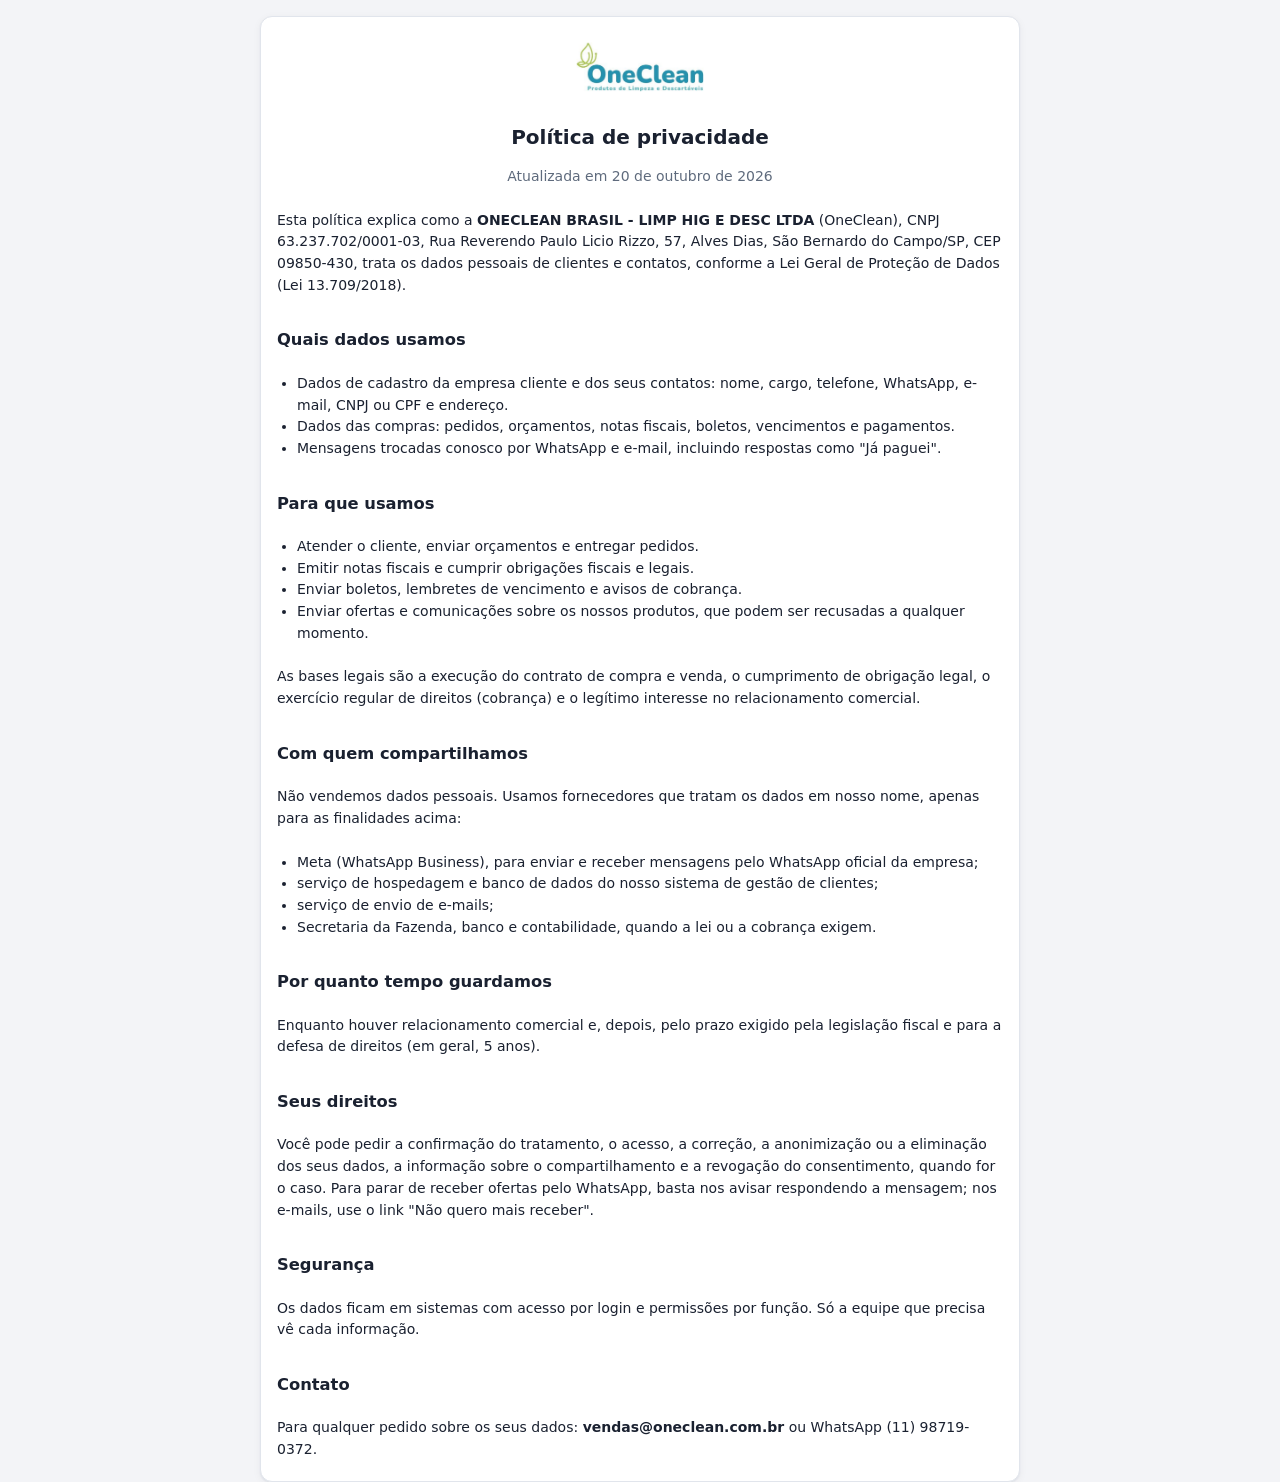
<file: privacidade.html>
<!doctype html>
<html lang="pt-BR">
<head>
<meta charset="utf-8">
<meta name="viewport" content="width=device-width, initial-scale=1">
<!-- Política de privacidade da OneClean (20/10/2026): o app da Meta (WhatsApp oficial) só publica com o link dela.
     Página pública e estática, sem script (CSP fechada). -->
<meta http-equiv="Content-Security-Policy" content="default-src 'none'; style-src 'self'; img-src 'self'; base-uri 'none'; form-action 'none'">
<meta name="referrer" content="no-referrer">
<title>Política de privacidade · OneClean</title>
<link rel="stylesheet" href="crm.css">
</head>
<body class="pagina-sair pagina-longa">
<main class="cartao sair-cartao politica">
  <img src="assets/oneclean-logo.png" class="sair-logo" alt="OneClean">
  <h1>Política de privacidade</h1>
  <p class="sub">Atualizada em 20 de outubro de 2026</p>

  <p>Esta política explica como a <strong>ONECLEAN BRASIL - LIMP HIG E DESC LTDA</strong> (OneClean), CNPJ 63.237.702/0001-03,
    Rua Reverendo Paulo Licio Rizzo, 57, Alves Dias, São Bernardo do Campo/SP, CEP 09850-430, trata os dados pessoais de
    clientes e contatos, conforme a Lei Geral de Proteção de Dados (Lei 13.709/2018).</p>

  <h2>Quais dados usamos</h2>
  <ul>
    <li>Dados de cadastro da empresa cliente e dos seus contatos: nome, cargo, telefone, WhatsApp, e-mail, CNPJ ou CPF e endereço.</li>
    <li>Dados das compras: pedidos, orçamentos, notas fiscais, boletos, vencimentos e pagamentos.</li>
    <li>Mensagens trocadas conosco por WhatsApp e e-mail, incluindo respostas como "Já paguei".</li>
  </ul>

  <h2>Para que usamos</h2>
  <ul>
    <li>Atender o cliente, enviar orçamentos e entregar pedidos.</li>
    <li>Emitir notas fiscais e cumprir obrigações fiscais e legais.</li>
    <li>Enviar boletos, lembretes de vencimento e avisos de cobrança.</li>
    <li>Enviar ofertas e comunicações sobre os nossos produtos, que podem ser recusadas a qualquer momento.</li>
  </ul>
  <p>As bases legais são a execução do contrato de compra e venda, o cumprimento de obrigação legal, o exercício regular
    de direitos (cobrança) e o legítimo interesse no relacionamento comercial.</p>

  <h2>Com quem compartilhamos</h2>
  <p>Não vendemos dados pessoais. Usamos fornecedores que tratam os dados em nosso nome, apenas para as finalidades acima:</p>
  <ul>
    <li>Meta (WhatsApp Business), para enviar e receber mensagens pelo WhatsApp oficial da empresa;</li>
    <li>serviço de hospedagem e banco de dados do nosso sistema de gestão de clientes;</li>
    <li>serviço de envio de e-mails;</li>
    <li>Secretaria da Fazenda, banco e contabilidade, quando a lei ou a cobrança exigem.</li>
  </ul>

  <h2>Por quanto tempo guardamos</h2>
  <p>Enquanto houver relacionamento comercial e, depois, pelo prazo exigido pela legislação fiscal e para a defesa de direitos
    (em geral, 5 anos).</p>

  <h2>Seus direitos</h2>
  <p>Você pode pedir a confirmação do tratamento, o acesso, a correção, a anonimização ou a eliminação dos seus dados, a
    informação sobre o compartilhamento e a revogação do consentimento, quando for o caso. Para parar de receber ofertas
    pelo WhatsApp, basta nos avisar respondendo a mensagem; nos e-mails, use o link "Não quero mais receber".</p>

  <h2>Segurança</h2>
  <p>Os dados ficam em sistemas com acesso por login e permissões por função. Só a equipe que precisa vê cada informação.</p>

  <h2>Contato</h2>
  <p>Para qualquer pedido sobre os seus dados: <strong>vendas@oneclean.com.br</strong> ou WhatsApp (11) 98719-0372.</p>
</main>
</body>
</html>
</file>
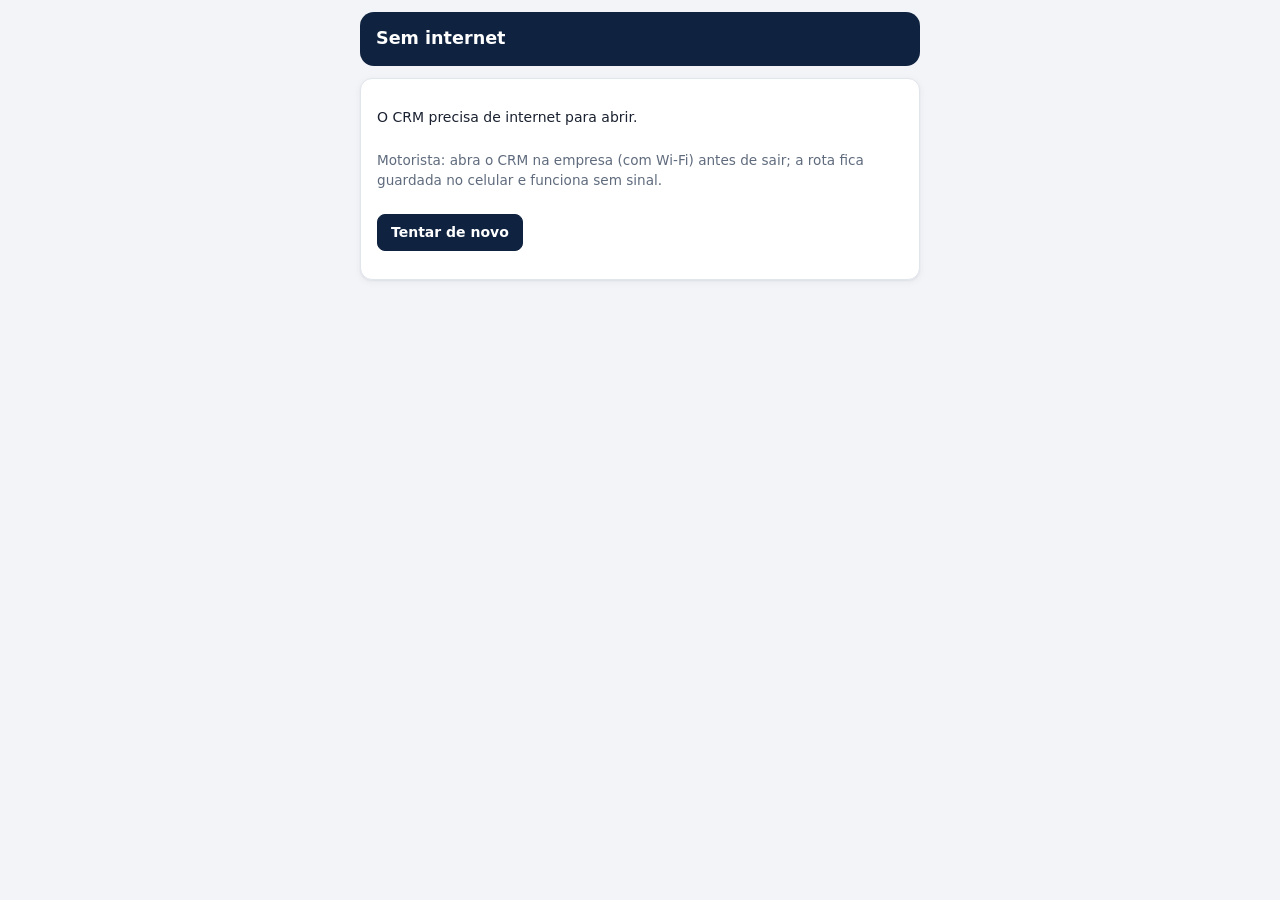
<file: rota-offline.html>
<!doctype html>
<html lang="pt-BR">
<head>
<meta charset="utf-8">
<meta name="viewport" content="width=device-width, initial-scale=1">
<title>Minha rota (sem internet)</title>
<meta http-equiv="Content-Security-Policy" content="default-src 'self'; script-src 'self'; style-src 'self'; img-src 'self' data: blob:; connect-src 'self'; object-src 'none'; base-uri 'none'; form-action 'none'">
<meta name="theme-color" content="#175b6d">
<link rel="stylesheet" href="crm.css">
</head>
<!-- Aberta pelo sw.js quando o app abre sem internet (04/11/2026): mostra a rota guardada no celular (rota-offline-fila.js)
     e guarda as confirmações para o CRM mandar quando a internet voltar. -->
<body class="ro-corpo">
<main id="ro" class="mt"></main>
<script src="rota-offline-fila.js"></script>
<script src="rota-offline.js"></script>
</body>
</html>
</file>
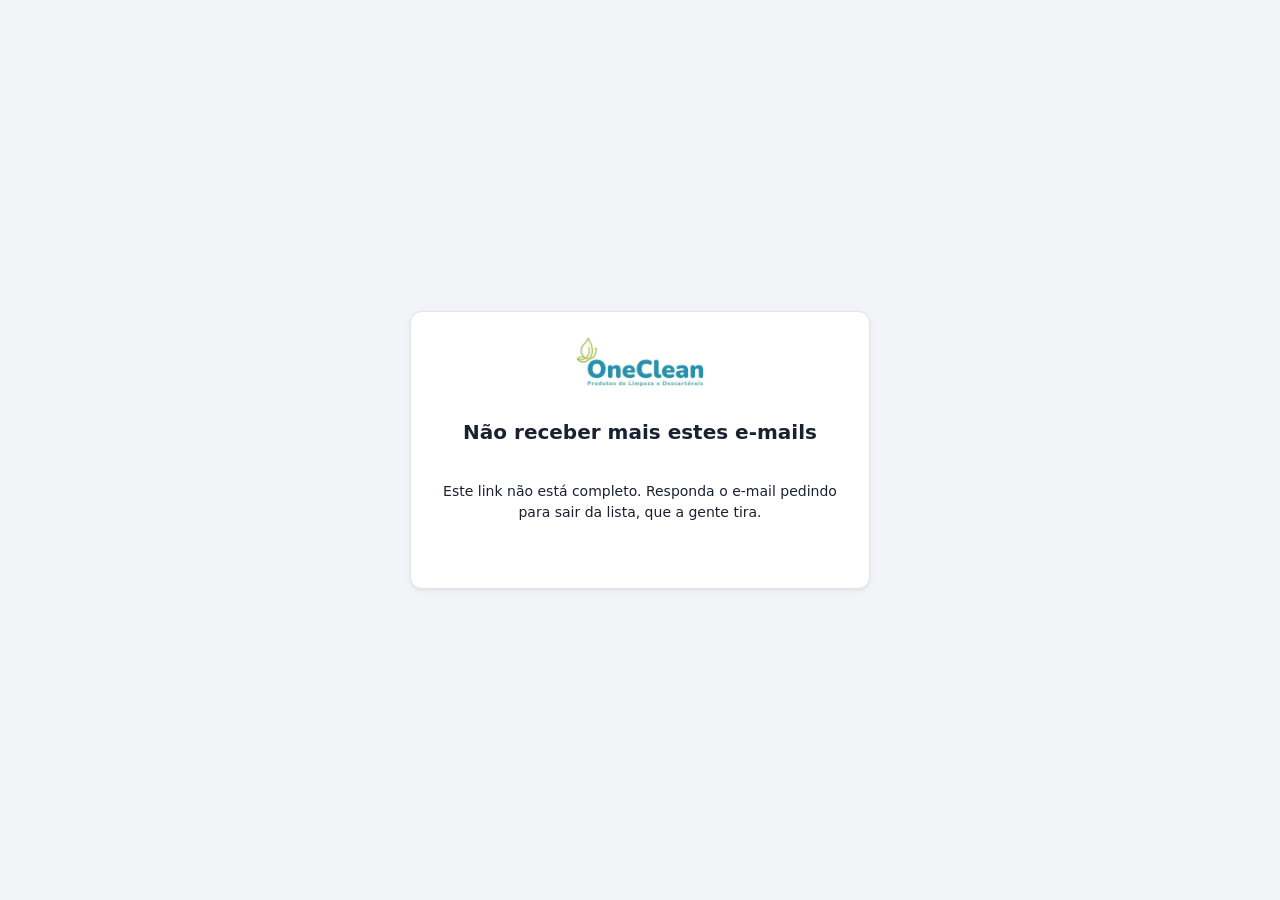
<file: sair.html>
<!doctype html>
<html lang="pt-BR">
<head>
<meta charset="utf-8">
<meta name="viewport" content="width=device-width, initial-scale=1">
<!-- Página do link "Não quero mais receber" dos e-mails da cadência (CSP como a do index.html). -->
<meta http-equiv="Content-Security-Policy" content="default-src 'self'; script-src 'self'; style-src 'self'; img-src 'self' data:; connect-src https://*.supabase.co; object-src 'none'; base-uri 'none'; form-action 'none'">
<meta name="referrer" content="no-referrer">
<meta name="robots" content="noindex">
<title>Não receber mais e-mails</title>
<link rel="stylesheet" href="crm.css">
</head>
<body class="pagina-sair">
<main class="cartao sair-cartao">
  <img id="sairLogo" class="sair-logo" alt="" hidden>
  <h1>Não receber mais estes e-mails</h1>
  <p id="sairTexto">Clique no botão para parar de receber os e-mails de relacionamento e de reposição.</p>
  <p><button type="button" class="btn" id="sairBotao">Não quero mais receber</button></p>
</main>
<script src="config.js"></script>
<script src="sair.js"></script>
</body>
</html>
</file>
<file: crm.css>
/* CRM Sistemi Dalessi — visual. Desktop primeiro (uso no computador).
   Azul-marinho e dourado do logo da Sistemi Dalessi (cada cliente troca em config.js → cores); modo escuro automático. */
:root {
  --marinho: #0f2340;
  --marinho-2: #1c3862;
  --marinho-3: #2a4a7a;
  /* Degradê da marca (config.js → cores.gradiente): faixas e detalhes da proposta. */
  --grad-a: #2a4a7a; --grad-b: #0f2340; --grad-esc: #0f2340; --grad-claro: #f4f7f8;
  --ouro: #c9a15a;
  --ouro-escuro: #a8823d;
  --sobre-ouro: #231a08;
  --fundo: #f3f4f7;
  --papel: #ffffff;
  --texto: #1a2130;
  --suave: #5f6b7d;
  --borda: #e1e5ec;
  --realce: #eef2f8;
  --azul: #2957a4; --azul-fundo: #e6eefb;
  --verde: #1d7a45; --verde-fundo: #e2f4ea;
  --vermelho: #b3261e; --vermelho-fundo: #fbe7e5;
  --ambar: #8a5a00; --ambar-fundo: #fdf1d8;
  --roxo: #6b3fa0; --roxo-fundo: #f0e8fa;
  --cinza-fundo: #eceef2;
  --sombra: 0 1px 2px rgba(15, 35, 64, .06), 0 2px 8px rgba(15, 35, 64, .05);
  color-scheme: light;
}
@media (prefers-color-scheme: dark) {
  :root:not([data-theme="light"]) {
    --fundo: #0e131b; --papel: #161d28; --texto: #e6e9ef; --suave: #9aa5b6; --borda: #273142; --realce: #1d2635;
    --azul: #8fb3f0; --azul-fundo: #1d2b45; --verde: #7fd3a2; --verde-fundo: #16332a; --vermelho: #f2a39c; --vermelho-fundo: #3a1c1a;
    --ambar: #f0c46e; --ambar-fundo: #3a2e14; --roxo: #c9a8f0; --roxo-fundo: #2c2140; --cinza-fundo: #242c39;
    --sombra: 0 1px 2px rgba(0, 0, 0, .3); color-scheme: dark;
  }
}
:root[data-theme="dark"] {
  --fundo: #0e131b; --papel: #161d28; --texto: #e6e9ef; --suave: #9aa5b6; --borda: #273142; --realce: #1d2635;
  --azul: #8fb3f0; --azul-fundo: #1d2b45; --verde: #7fd3a2; --verde-fundo: #16332a; --vermelho: #f2a39c; --vermelho-fundo: #3a1c1a;
  --ambar: #f0c46e; --ambar-fundo: #3a2e14; --roxo: #c9a8f0; --roxo-fundo: #2c2140; --cinza-fundo: #242c39;
  --sombra: 0 1px 2px rgba(0, 0, 0, .3); color-scheme: dark;
}

* { box-sizing: border-box; }
html, body { height: 100%; }
body { margin: 0; background: var(--fundo); color: var(--texto); font: 14px/1.45 system-ui, -apple-system, "Segoe UI", Roboto, sans-serif; }
[hidden] { display: none !important; }
h1, h2, h3 { margin: 0; line-height: 1.25; }
h1 { font-size: 1.35rem; }
h1 small { font-weight: 400; color: var(--suave); font-size: .9rem; }
h2 { font-size: 1rem; display: flex; align-items: center; gap: 8px; flex-wrap: wrap; }
h3 { font-size: .9rem; display: flex; align-items: center; justify-content: space-between; gap: 8px; margin-top: 4px; }
h2 small, h3 small { font-weight: 400; color: var(--suave); font-size: .78rem; }
a { color: var(--azul); }
code, kbd { background: var(--realce); border: 1px solid var(--borda); border-radius: 4px; padding: 0 4px; font-size: .85em; }
.flex { flex: 1; }
.num { text-align: right; font-variant-numeric: tabular-nums; white-space: nowrap; }
.sub { color: var(--suave); margin: 2px 0 0; }
.dica { color: var(--suave); font-size: .85rem; margin: 0; }
.vazio { color: var(--suave); margin: 0; }
.vazio.alerta { color: var(--vermelho); }
.mais { color: var(--suave); font-size: .85rem; margin: 4px 0 0; text-align: center; }
.atrasado { color: var(--vermelho); font-weight: 600; }

/* ---------- botões e campos ---------- */
.btn {
  appearance: none; border: 1px solid var(--marinho); background: var(--marinho); color: #fff; font: inherit; font-weight: 600;
  padding: 7px 13px; border-radius: 8px; cursor: pointer; white-space: nowrap; text-decoration: none; display: inline-flex; align-items: center; gap: 6px;
}
.btn:hover { background: var(--marinho-2); }
.btn:disabled { opacity: .55; cursor: not-allowed; }
.btn.sec { background: var(--papel); color: var(--texto); border-color: var(--borda); }
.btn.sec:hover { background: var(--realce); }
.btn.ouro { background: var(--ouro); border-color: var(--ouro); color: var(--sobre-ouro); }
.btn.ouro:hover { background: var(--ouro-escuro); }
.btn.verde { background: var(--verde); border-color: var(--verde); }
.btn.perigo { background: transparent; color: var(--vermelho); border-color: var(--vermelho); }
.btn.wa { color: var(--verde); border-color: var(--verde); }
.btn.largo { width: 100%; justify-content: center; }
.mini {
  appearance: none; border: 1px solid var(--borda); background: var(--papel); color: var(--texto); font: inherit; font-size: .75rem; line-height: 1.5;
  padding: 1px 7px; border-radius: 6px; cursor: pointer; text-decoration: none; white-space: nowrap; font-weight: 500;
}
.mini:hover { background: var(--realce); }
.mini:disabled { opacity: .4; cursor: default; }
.mini.wa { color: var(--verde); border-color: var(--verde); }
.mini.verde { color: var(--verde); border-color: var(--verde); }
.mini.perigo { color: var(--vermelho); border-color: var(--vermelho); margin-left: 4px; }
.link { appearance: none; border: 0; background: none; color: var(--azul); font: inherit; padding: 0; cursor: pointer; text-decoration: underline; text-underline-offset: 2px; }
.x { appearance: none; border: 0; background: none; color: var(--suave); font-size: 1.6rem; line-height: 1; cursor: pointer; padding: 0 4px; }
input, select, textarea { font: inherit; color: var(--texto); background: var(--papel); border: 1px solid var(--borda); border-radius: 7px; padding: 6px 9px; min-width: 0; }
.campo input, .campo select, .campo textarea { width: 100%; }
textarea { resize: vertical; }
input:focus, select:focus, textarea:focus, .btn:focus-visible, .mini:focus-visible, .linha:focus-visible, tr:focus-visible, .card:focus-visible { outline: 2px solid var(--ouro); outline-offset: 1px; }
input[type=checkbox], input[type=radio] { width: 16px; height: 16px; accent-color: var(--marinho); flex: none; margin: 0; }
.check { display: inline-flex; align-items: center; gap: 7px; cursor: pointer; }
input.curto { width: 120px; }

.selo { display: inline-block; padding: 1px 8px; border-radius: 999px; font-size: .72rem; font-weight: 600; background: var(--cinza-fundo); color: var(--suave); white-space: nowrap; vertical-align: middle; }
.selo.azul { background: var(--azul-fundo); color: var(--azul); }
.selo.verde { background: var(--verde-fundo); color: var(--verde); }
.selo.vermelho { background: var(--vermelho-fundo); color: var(--vermelho); }
.selo.ambar { background: var(--ambar-fundo); color: var(--ambar); }
.selo.roxo { background: var(--roxo-fundo); color: var(--roxo); }
.selo.etiqueta { background: transparent; border: 1px solid var(--borda); color: var(--suave); font-weight: 500; }
.estrelas { color: var(--ouro); font-size: .8rem; letter-spacing: -1px; white-space: nowrap; }
.estrelas span { color: var(--borda); }
.avatar { display: inline-grid; place-items: center; width: 24px; height: 24px; border-radius: 50%; background: var(--marinho-3); color: #fff; font-size: .66rem; font-weight: 700; flex: none; vertical-align: middle; }
.avatar.vazio { background: var(--cinza-fundo); color: var(--suave); }
.ico-tipo { display: inline-grid; place-items: center; width: 22px; height: 22px; border-radius: 6px; background: var(--realce); color: var(--marinho-3); font-size: .8rem; flex: none; }
.ico-tipo.t-whatsapp { color: var(--verde); } .ico-tipo.t-ocorrencia { color: var(--vermelho); } .ico-tipo.t-proposta { color: var(--roxo); } .ico-tipo.t-sistema { color: var(--suave); }
.bolinha { display: inline-block; min-width: 18px; padding: 0 5px; border-radius: 9px; background: var(--ouro); color: var(--sobre-ouro); font-size: .7rem; font-weight: 700; text-align: center; line-height: 18px; }
.bolinha.vermelha { background: #d64541; color: #fff; }

/* ---------- estrutura ---------- */
.app { display: flex; flex-direction: column; height: 100vh; }
/* ---------- menu no topo em grupos (18/10/2026, como o sistema da Agilité) ---------- */
.barra-topo { flex: none; display: flex; align-items: center; gap: 14px; padding: 8px 18px; background: var(--marinho); color: #fff; border-bottom: 4px solid var(--ouro); position: relative; z-index: 20; }
.barra-topo .marca { padding: 0; flex: none; }
.barra-topo .marca.completa { margin: 0; padding: 6px 12px; border-radius: 12px; }
.barra-topo .marca .logo-menu { width: auto; height: 40px; }
.barra-topo .marca strong { max-width: 180px; }
.menu-topo { display: flex; flex-wrap: wrap; gap: 0; min-width: 0; }
.grupo { position: relative; }
.grupo-btn { appearance: none; border: 0; background: none; color: #fff; font: inherit; font-size: .97rem; font-weight: 600; padding: 9px 12px; border-radius: 10px; cursor: pointer; display: inline-flex; align-items: center; gap: 6px; white-space: nowrap; }
.grupo-btn:hover, .grupo:focus-within > .grupo-btn { background: rgba(255, 255, 255, .12); }
.grupo.ativo > .grupo-btn { background: #fff; color: var(--marinho); font-weight: 700; }
.grupo-btn .seta { font-size: .7em; opacity: .8; }
.grupo-menu { display: none; position: absolute; top: calc(100% + 4px); left: 0; min-width: 220px; background: var(--papel); color: var(--texto); border: 1px solid var(--borda); border-radius: 12px; box-shadow: 0 14px 34px rgba(0, 0, 0, .18); padding: 6px; z-index: 40; }
.grupo-menu::before { content: ''; position: absolute; top: -8px; left: 0; right: 0; height: 8px; }  /* ponte: o mouse passa do botão ao menu sem fechar */
.grupo:hover > .grupo-menu, .grupo:focus-within > .grupo-menu { display: grid; gap: 2px; }
.grupo-item { appearance: none; border: 0; background: none; font: inherit; color: inherit; text-align: left; padding: 10px 12px; border-radius: 8px; cursor: pointer; display: flex; align-items: center; gap: 8px; }
.grupo-item:hover { background: var(--realce); }
.grupo-item.ativa { background: var(--realce); font-weight: 700; color: var(--marinho); }
.barra-topo .assinatura { margin: 0; padding: 0; font-size: .68rem; color: rgba(255, 255, 255, .45); white-space: nowrap; }
.barra-topo .usuario-topo { color: #fff; }
.barra-topo .usuario-topo:hover { background: rgba(255, 255, 255, .12); }
.barra-topo .usu-nome small { color: rgba(255, 255, 255, .7); }
.menu-area { flex: 0 1 auto; display: flex; flex-wrap: nowrap; overflow-x: auto; gap: 2px; background: var(--fundo); border: 1px solid var(--borda); border-radius: 12px; padding: 4px; min-width: 0; }
.area-item { appearance: none; border: 0; background: none; font: inherit; font-weight: 600; color: var(--suave); padding: 8px 12px; border-radius: 9px; cursor: pointer; display: inline-flex; align-items: center; gap: 6px; white-space: nowrap; }
.area-item:hover { background: var(--papel); color: var(--texto); }
.area-item.ativa { background: var(--marinho); color: #fff; }
.menu-area:has(.area-nome) { background: none; border: 0; padding: 0 4px; }
.area-nome { font-size: 1.05rem; color: var(--marinho); white-space: nowrap; }
#visao { max-width: 170px; }
@media (max-width: 1600px) { .barra-topo .assinatura { display: none; } }
@media (max-width: 1500px) { .barra-topo .usu-nome { display: none; } }
@media (max-width: 1180px) { .grupo-btn { font-size: .9rem; padding: 8px 9px; } .barra-topo .marca .logo-menu { height: 34px; } }
@media (max-width: 1000px) {
  .barra-topo { flex-wrap: wrap; padding: 6px 10px; gap: 8px; }
  .menu-topo { order: 3; flex: 1 1 100%; flex-wrap: nowrap; overflow-x: auto; }
  .grupo-btn { font-size: .92rem; padding: 8px 10px; }
  .grupo-menu { display: none !important; }   /* no toque, o grupo leva à tela e a barra de baixo mostra as outras */
  .topo { flex-wrap: wrap; }
  .menu-area { flex: 1 1 100%; flex-wrap: nowrap; overflow-x: auto; }
}
.lateral { width: 200px; flex: none; background: linear-gradient(180deg, var(--marinho) 30%, var(--grad-esc) 100%); color: #fff; display: flex; flex-direction: column; border-right: 3px solid; border-image: linear-gradient(180deg, var(--grad-a), var(--grad-b)) 1; }
.marca { display: flex; align-items: center; gap: 10px; padding: 14px; }
.marca .logo { width: 38px; height: 38px; border-radius: 50%; object-fit: cover; background: #fff; }
.marca strong { display: block; font-size: .95rem; max-width: 130px; overflow: hidden; text-overflow: ellipsis; white-space: nowrap; }
.marca span { display: block; font-size: .66rem; color: var(--ouro); letter-spacing: 2px; text-transform: uppercase; }
.marca.completa { background: #fff; border-radius: 10px; margin: 12px 10px 6px; padding: 10px 12px; justify-content: center; }
.marca.completa .logo, .marca.completa div { display: none; }
.marca .logo-menu { display: block; width: 100%; height: auto; }
.menu-lateral { display: grid; gap: 2px; padding: 6px 8px; }
.nav { appearance: none; border: 0; background: none; color: rgba(255, 255, 255, .78); font: inherit; padding: 9px 10px; border-radius: 8px; cursor: pointer; display: flex; align-items: center; gap: 10px; text-align: left; }
.nav:hover { background: rgba(255, 255, 255, .08); color: #fff; }
.nav.ativa { background: rgba(255, 255, 255, .13); color: #fff; font-weight: 600; box-shadow: inset 3px 0 0 var(--ouro); }
.nav-ico { width: 18px; text-align: center; opacity: .9; }
.nav-txt { flex: 1; }
.assinatura { margin: auto 0 0; padding: 12px 14px; font-size: .7rem; color: rgba(255, 255, 255, .4); letter-spacing: 1px; }
.principal { flex: 1; display: flex; flex-direction: column; min-width: 0; }
.topo { display: flex; align-items: center; gap: 10px; padding: 8px 16px; background: var(--papel); border-bottom: 1px solid var(--borda); }
.busca { position: relative; flex: 1 1 200px; max-width: 420px; margin-left: auto; }
.busca input { width: 100%; padding: 8px 12px; border-radius: 999px; background: var(--fundo); }
.resultados-busca { position: absolute; top: calc(100% + 6px); left: 0; right: 0; background: var(--papel); border: 1px solid var(--borda); border-radius: 12px; box-shadow: 0 12px 32px rgba(0, 0, 0, .18); padding: 6px; z-index: 30; max-height: 70vh; overflow: auto; }
.resultados-busca .res { appearance: none; border: 0; background: none; font: inherit; color: inherit; width: 100%; text-align: left; display: grid; grid-template-columns: 76px 1fr; column-gap: 8px; padding: 7px 10px; border-radius: 8px; cursor: pointer; }
.resultados-busca .res small { grid-column: 2; color: var(--suave); }
.resultados-busca .res.sel, .resultados-busca .res:hover { background: var(--realce); }
.res-tipo { grid-row: span 2; font-size: .7rem; text-transform: uppercase; letter-spacing: .5px; color: var(--ouro-escuro); font-weight: 700; padding-top: 2px; }
.resultados-busca .vazio { padding: 10px; }
.sino { appearance: none; border: 1px solid var(--borda); background: var(--papel); border-radius: 8px; padding: 5px 8px; cursor: pointer; position: relative; font-size: 1rem; }
.sino .bolinha { position: absolute; top: -6px; right: -8px; }
.usuario-topo { appearance: none; border: 0; background: none; color: inherit; font: inherit; display: flex; align-items: center; gap: 8px; cursor: pointer; padding: 4px 6px; border-radius: 8px; text-align: left; }
.usuario-topo:hover { background: var(--realce); }
.usu-nome { display: grid; font-weight: 600; font-size: .85rem; line-height: 1.2; }
.usu-nome small { font-weight: 400; color: var(--suave); font-size: .72rem; }
.faixa { background: var(--ambar-fundo); color: var(--ambar); padding: 5px 16px; font-size: .82rem; text-align: center; }
.faixa.alerta { background: var(--vermelho-fundo); color: var(--vermelho); font-weight: 600; }
.falha-carga { max-width: 640px; margin: 40px auto; display: grid; gap: 10px; }
.falha-carga h2 { margin: 0; }
.conteudo { flex: 1; overflow: auto; padding: 18px 20px 40px; display: grid; gap: 14px; align-content: start; }
.conteudo > * { min-width: 0; }

.cabecalho { display: flex; align-items: center; gap: 10px; flex-wrap: wrap; }
.cabecalho select, .cabecalho input { width: auto; }
.cabecalho #fBuscaFunil { width: 190px; }
.cabecalho .total { color: var(--suave); }
.cabecalho .total strong { color: var(--texto); }
.abas-funil { display: inline-flex; border: 1px solid var(--borda); border-radius: 8px; overflow: hidden; background: var(--papel); }
.abas-funil button { appearance: none; border: 0; background: transparent; padding: 7px 14px; font: inherit; font-weight: 600; color: var(--suave); cursor: pointer; }
.abas-funil button + button { border-left: 1px solid var(--borda); }
.abas-funil button:hover { background: var(--realce); color: var(--texto); }
.abas-funil button.ativo { background: var(--marinho); color: #fff; }
.filtros { display: flex; gap: 8px; flex-wrap: wrap; align-items: center; background: var(--papel); border: 1px solid var(--borda); border-radius: 10px; padding: 8px; }
.filtros input[type=search] { flex: 1 1 260px; }
.filtros select { max-width: 190px; }
.cartao { background: var(--papel); border: 1px solid var(--borda); border-radius: 12px; padding: 14px 16px; box-shadow: var(--sombra); display: grid; gap: 10px; align-content: start; min-width: 0; }
.cartao.sem-pad { padding: 0; overflow: hidden; }
.colunas { display: grid; grid-template-columns: repeat(auto-fit, minmax(420px, 1fr)); gap: 14px; }
.colunas > * { min-width: 0; }
.colunas-inicio { display: grid; grid-template-columns: minmax(0, 1.3fr) minmax(0, 1fr); gap: 14px; align-items: start; }
.pilha { display: grid; gap: 14px; }
.acoes { display: flex; gap: 8px; flex-wrap: wrap; margin: 0; }
.barra-acoes { display: flex; gap: 8px; flex-wrap: wrap; }

.kpis { display: grid; grid-template-columns: repeat(auto-fit, minmax(170px, 1fr)); gap: 10px; }
.kpis.kpis-linha2 { grid-template-columns: repeat(auto-fill, minmax(170px, 1fr)); margin-top: 10px; }
.kpi { background: var(--papel); border: 1px solid var(--borda); border-radius: 12px; padding: 12px 14px; display: grid; gap: 1px; box-shadow: var(--sombra); border-top: 3px solid var(--ouro); text-align: left; font: inherit; color: inherit; }
.kpi span { color: var(--suave); font-size: .78rem; }
.kpi strong { font-size: 1.3rem; font-variant-numeric: tabular-nums; }
.kpi small { color: var(--suave); font-size: .72rem; }
.kpi.alerta { border-top-color: var(--vermelho); }
.kpi.verde { border-top-color: var(--verde); }
.contadores .kpi { cursor: pointer; }
.contadores .kpi strong { font-size: 1.6rem; }
.contadores .kpi.vermelho { border-top-color: var(--vermelho); } .contadores .kpi.vermelho strong { color: var(--vermelho); }
.contadores .kpi.azul { border-top-color: var(--azul); } .contadores .kpi.roxo { border-top-color: var(--roxo); }
.contadores .kpi.ambar { border-top-color: var(--ambar); } .contadores .kpi.verde { border-top-color: var(--verde); }
.contadores .kpi.zerado strong { color: var(--suave); }
.contadores .kpi:hover { background: var(--realce); }

.lista { list-style: none; margin: 0; padding: 0; display: grid; }
.lista > li { border-top: 1px solid var(--borda); display: flex; align-items: center; gap: 8px; min-width: 0; }
.lista > li:first-child { border-top: 0; }
.linha { appearance: none; border: 0; background: none; color: inherit; font: inherit; text-align: left; cursor: pointer; padding: 7px 4px; flex: 1; display: grid; gap: 1px; border-radius: 6px; min-width: 0; }
.linha:hover { background: var(--realce); }
.linha strong { overflow-wrap: anywhere; }
.linha small { color: var(--suave); font-size: .78rem; }
.tarefa .hora { font-variant-numeric: tabular-nums; font-size: .78rem; color: var(--suave); width: 38px; flex: none; text-align: right; }
.tarefa.atrasada .hora { color: var(--vermelho); font-weight: 700; }
.tarefa.feita strong { text-decoration: line-through; color: var(--suave); }
.acoes-rapidas { display: inline-flex; gap: 4px; flex: none; }
.meta { display: grid; gap: 6px; }
.meta p { margin: 0; }

.barra { display: inline-block; height: 8px; border-radius: 4px; background: var(--realce); width: 100%; min-width: 60px; overflow: hidden; vertical-align: middle; }
.barra-cheia { display: block; height: 100%; background: var(--ouro); border-radius: 4px; width: 0; }
.barra-texto { font-size: .75rem; color: var(--suave); margin-left: 6px; }
td .barra { width: 110px; }
.grafico-colunas { display: grid; grid-auto-flow: column; grid-auto-columns: 1fr; gap: 6px; height: 190px; align-items: end; }
.grafico-colunas .col { display: grid; grid-template-rows: auto 1fr auto; height: 100%; text-align: center; gap: 3px; min-width: 0; }
.col-valor { font-size: .68rem; color: var(--suave); white-space: nowrap; overflow: hidden; }
.col-barra { display: flex; align-items: flex-end; justify-content: center; background: var(--realce); border-radius: 5px 5px 0 0; overflow: hidden; }
.col-barra > span { display: block; width: 100%; background: var(--marinho-3); border-radius: 5px 5px 0 0; height: 0; }
.col-rot { font-size: .7rem; color: var(--suave); }

.tabela-rolagem { overflow-x: auto; }
.tabela { width: 100%; border-collapse: collapse; }
.tabela th, .tabela td { padding: 8px 10px; text-align: left; border-bottom: 1px solid var(--borda); vertical-align: middle; }
.tabela th { font-size: .74rem; color: var(--texto); font-weight: 700; text-transform: uppercase; letter-spacing: .4px; white-space: nowrap; background: var(--papel); }
.tabela th.num, .tabela td.num { text-align: right; }
/* filtro nas colunas (listas.js, 30/10/2026) */
.tabela tr[hidden] { display: none; }
.tabela thead tr.filtro-col-linha th { padding-top: 8px; padding-bottom: 2px; text-transform: none; letter-spacing: 0; border-bottom: 0; }
.tabela input.filtro-col { display: block; width: 100%; min-width: 70px; padding: 4px 7px; font-size: .78rem; border: 1px solid var(--borda); border-radius: 6px; background: var(--fundo); color: inherit; font-weight: 400; }
.tabela th.num input.filtro-col { text-align: right; }
.tabela input.filtro-col:focus { background: var(--papel); border-color: var(--azul); outline: none; }
.filtro-col-conta { margin: 6px 0 0; }
/* telas mais suaves (18/10/2026): linhas mais altas, listras leves e a linha sob o mouse destacada */
.tabela th, .tabela td { padding: 10px 12px; }
.tabela tbody tr:nth-child(even) > td { background: rgba(15, 35, 64, .022); }
.tabela tbody tr:hover > td { background: var(--realce); }
/* Compras enxuta: some Mín. FKN (5), Clientes previstos (9), Precisa (10), Vendido 12 meses (13) e Tendência (14) */
.tabela.compras.enxuta th:nth-child(5), .tabela.compras.enxuta td:nth-child(5), .tabela.compras.enxuta th:nth-child(9), .tabela.compras.enxuta td:nth-child(9),
.tabela.compras.enxuta th:nth-child(10), .tabela.compras.enxuta td:nth-child(10), .tabela.compras.enxuta th:nth-child(13), .tabela.compras.enxuta td:nth-child(13),
.tabela.compras.enxuta th:nth-child(14), .tabela.compras.enxuta td:nth-child(14) { display: none; }
.tabela tbody tr:last-child td { border-bottom: 0; }
.tabela td small { display: block; color: var(--suave); font-size: .76rem; }
.tabela.clicavel tbody tr, tr.clicavel { cursor: pointer; }
.tabela.clicavel tbody tr:hover, tr.clicavel:hover { background: var(--realce); }
.tabela tr.inativo td { color: var(--suave); }
.tabela th.ordenavel { cursor: pointer; user-select: none; }
.tabela th.ordenavel:hover, .tabela th.ativo { color: var(--texto); }
.tabela th.sel, .tabela td.sel { width: 32px; }
.tabela tfoot td { font-weight: 600; border-top: 2px solid var(--borda); }
.tabela.atalhos td:first-child { white-space: nowrap; width: 150px; }
.acoes-linha { white-space: nowrap; text-align: right; }
.barra-selecao { display: flex; gap: 8px; align-items: center; flex-wrap: wrap; background: var(--azul-fundo); border: 1px solid var(--azul); border-radius: 10px; padding: 8px 12px; position: sticky; top: -18px; z-index: 3; }

/* ---------- funil ---------- */
.funil { display: grid; grid-auto-flow: column; grid-auto-columns: minmax(240px, 1fr); gap: 10px; overflow-x: auto; padding-bottom: 6px; align-items: start; min-height: 60vh; }
.coluna { background: var(--realce); border: 1px solid var(--borda); border-radius: 12px; padding: 8px; display: grid; gap: 8px; align-content: start; min-height: 200px; transition: background .15s; }
.coluna.alvo { background: var(--azul-fundo); border-color: var(--azul); }
.coluna header { display: grid; gap: 1px; padding: 2px 4px 6px; border-bottom: 2px solid var(--ouro); }
.coluna header span { font-size: .74rem; color: var(--suave); font-variant-numeric: tabular-nums; }
.cards { display: grid; gap: 7px; }
.card { background: var(--papel); border: 1px solid var(--borda); border-radius: 10px; padding: 9px 10px; display: grid; gap: 3px; cursor: grab; box-shadow: var(--sombra); }
.card:hover { border-color: var(--ouro); }
.card.arrastando { opacity: .45; }
.card-topo { display: flex; gap: 6px; justify-content: space-between; align-items: flex-start; }
.card .empresa { color: var(--suave); font-size: .82rem; }
.card .valores { font-variant-numeric: tabular-nums; font-weight: 600; }
.card-rodape { display: flex; gap: 6px; flex-wrap: wrap; align-items: center; }
.card small { color: var(--suave); font-size: .74rem; }
.card small.atrasado { color: var(--vermelho); }
.zonas-fim { display: none; position: fixed; left: 220px; right: 20px; bottom: 16px; gap: 12px; z-index: 20; }
body.arrastando-card .zonas-fim { display: grid; grid-template-columns: 1fr 1fr; }
.zona { border: 2px dashed; border-radius: 12px; padding: 18px; text-align: center; font-weight: 700; background: var(--papel); box-shadow: 0 8px 24px rgba(0, 0, 0, .15); }
.zona.ganho { border-color: var(--verde); color: var(--verde); }
.zona.perdido { border-color: var(--vermelho); color: var(--vermelho); }
.zona.alvo.ganho { background: var(--verde-fundo); } .zona.alvo.perdido { background: var(--vermelho-fundo); }

/* ---------- agenda ---------- */
.semana { display: grid; grid-template-columns: repeat(7, minmax(0, 1fr)); gap: 8px; align-items: start; }
.dia { background: var(--papel); border: 1px solid var(--borda); border-radius: 10px; padding: 8px; display: grid; gap: 5px; min-height: 260px; align-content: start; }
.dia header { display: flex; justify-content: space-between; align-items: center; font-weight: 600; text-transform: capitalize; font-size: .85rem; padding-bottom: 4px; border-bottom: 1px solid var(--borda); }
.dia.hoje { border-color: var(--ouro); box-shadow: 0 0 0 2px var(--ambar-fundo); }
.dia.passado { opacity: .75; }
.evento { appearance: none; border: 0; border-left: 3px solid var(--marinho-3); background: var(--realce); color: inherit; font: inherit; text-align: left; border-radius: 6px; padding: 5px 7px; cursor: pointer; display: block; font-size: .8rem; }
.evento strong { font-weight: 600; }
.evento small { display: block; color: var(--suave); font-size: .72rem; }
.evento .hora { font-variant-numeric: tabular-nums; color: var(--suave); }
.evento .ico-tipo { width: 16px; height: 16px; font-size: .65rem; display: inline-grid; }
.evento.t-whatsapp { border-left-color: var(--verde); } .evento.t-reuniao, .evento.t-visita { border-left-color: var(--ouro); }
.evento.feito { opacity: .55; text-decoration: line-through; }
.evento.atrasado { border-left-color: var(--vermelho); }
.alerta-atraso { border-color: var(--vermelho); }

/* ---------- diálogos ---------- */
.dlg { border: 1px solid var(--borda); border-radius: 14px; padding: 0; background: var(--papel); color: var(--texto); width: min(620px, calc(100vw - 32px)); max-height: calc(100vh - 32px); box-shadow: 0 20px 60px rgba(0, 0, 0, .3); }
.dlg.largo { width: min(820px, calc(100vw - 32px)); }
.dlg.extra { width: min(1180px, calc(100vw - 32px)); }
.dlg::backdrop { background: rgba(10, 18, 32, .55); }
.ficha-dlg { width: min(1440px, calc(100vw - 32px)); height: calc(100vh - 32px); }
.ficha-dlg.media { width: min(1180px, calc(100vw - 64px)); height: calc(100vh - 64px); }
.form { display: flex; flex-direction: column; max-height: calc(100vh - 34px); }
.form > header, .form > footer { display: flex; align-items: center; gap: 8px; padding: 12px 18px; flex: none; }
.form > header { border-bottom: 1px solid var(--borda); }
.form > header h2 { flex: 1; }
.form > footer { border-top: 1px solid var(--borda); }
.form-corpo { overflow: auto; flex: 1; }
.form .intro { margin: 12px 18px 0; color: var(--suave); white-space: pre-line; }
.campos { display: grid; grid-template-columns: repeat(6, minmax(0, 1fr)); gap: 10px 14px; padding: 14px 18px; }
.campo { display: grid; gap: 3px; align-content: start; grid-column: span 3; }
.campo.terco { grid-column: span 2; }
.campo.largo, .campos .secao, .campos .info { grid-column: 1 / -1; }
.campo > span { font-size: .78rem; font-weight: 600; color: var(--suave); }
.campo small { color: var(--suave); font-size: .72rem; }
.campo .aviso-campo { color: var(--ambar); font-size: .8rem; background: var(--ambar-fundo); padding: 4px 8px; border-radius: 6px; }
.campo .aviso-campo .linha { display: block; }
.campo .aviso-campo .dif-oficial { margin-top: 4px; }
.campo .aviso-campo .dif-oficial ul { margin: 2px 0 6px 18px; padding: 0; }
.campo.check { display: flex; align-self: end; padding-bottom: 6px; }
.campos .secao { font-size: .72rem; text-transform: uppercase; letter-spacing: .6px; color: var(--ouro-escuro); border-bottom: 1px solid var(--borda); padding-bottom: 3px; margin-top: 6px; }
.campos .info { margin: 0; color: var(--suave); font-size: .85rem; }
.dupla { display: flex; gap: 6px; } .dupla input[type=date] { flex: 1.4; } .dupla input[type=time] { flex: 1; }
.erro-form { margin: 0 18px 10px; padding: 8px 12px; border-radius: 8px; background: var(--vermelho-fundo); color: var(--vermelho); }
.ok-form { margin: 0; padding: 8px 12px; border-radius: 8px; background: var(--verde-fundo); color: var(--verde); }
.total-item { margin: 0 18px 12px; font-weight: 600; }
.form-plano .campos { padding: 0; margin-bottom: 12px; }
.menu-flutuante { position: fixed; z-index: 60; background: var(--papel); color: var(--texto); border: 1px solid var(--borda); border-radius: 10px; box-shadow: 0 10px 30px rgba(0, 0, 0, .2); padding: 5px; display: grid; }
.menu-flutuante button { appearance: none; border: 0; background: none; color: inherit; font: inherit; text-align: left; padding: 7px 10px; border-radius: 6px; cursor: pointer; display: flex; justify-content: space-between; gap: 16px; }
.menu-flutuante button:hover { background: var(--realce); }
.menu-flutuante small { color: var(--suave); }
.menu-flutuante hr { border: 0; border-top: 1px solid var(--borda); margin: 4px 0; }

/* ---------- fichas ---------- */
.ficha { display: flex; flex-direction: column; height: 100%; }
.ficha-topo { display: flex; align-items: center; gap: 8px; padding: 12px 16px; border-bottom: 1px solid var(--borda); flex-wrap: wrap; flex: none; }
.ficha-titulo { display: flex; align-items: center; gap: 8px; flex-wrap: wrap; min-width: 0; }
.ficha-titulo h2 { font-size: 1.2rem; }
.ficha-titulo .resp { display: inline-flex; align-items: center; gap: 5px; color: var(--suave); font-size: .85rem; }
.ficha-corpo { flex: 1; display: grid; min-height: 0; }
.ficha-corpo.tres { grid-template-columns: minmax(260px, 1fr) minmax(360px, 1.6fr) minmax(280px, 1.1fr); }
.ficha-corpo.dois { grid-template-columns: minmax(380px, 1.2fr) minmax(320px, 1fr); }
.ficha-col { padding: 14px 16px; display: grid; gap: 16px; align-content: start; overflow: auto; border-right: 1px solid var(--borda); min-width: 0; }
.ficha-col:last-child { border-right: 0; }
.ficha-col section { display: grid; gap: 6px; }
.ficha-col section.sem-proximo { background: var(--vermelho-fundo); border-radius: 10px; padding: 8px 10px; }
.dados { display: grid; grid-template-columns: auto 1fr; gap: 4px 12px; margin: 0; }
.dados dt { color: var(--suave); font-size: .8rem; }
.dados dd { margin: 0; overflow-wrap: anywhere; }
.dados.grade { grid-template-columns: auto 1fr auto 1fr; }
.obs { margin: 0; white-space: pre-wrap; background: var(--ambar-fundo); border-radius: 8px; padding: 8px 10px; font-size: .88rem; }
.registro { display: grid; gap: 8px; background: var(--realce); border-radius: 10px; padding: 10px; }
.registro textarea { width: 100%; }
.chips { display: flex; gap: 5px; flex-wrap: wrap; }
.chip { position: relative; display: inline-flex; align-items: center; gap: 4px; border: 1px solid var(--borda); background: var(--papel); border-radius: 999px; padding: 2px 9px 2px 3px; cursor: pointer; font-size: .8rem; }
.chip input { position: absolute; opacity: 0; pointer-events: none; }
.chip:has(input:checked) { border-color: var(--marinho-3); background: var(--azul-fundo); font-weight: 600; }
.chip:has(input:focus-visible) { outline: 2px solid var(--ouro); }
.chip .ico-tipo { width: 18px; height: 18px; font-size: .7rem; }
.linha-form { display: flex; gap: 6px; flex-wrap: wrap; align-items: center; }
.linha-form select { flex: 1; min-width: 120px; }
.filtro-linha { display: flex; gap: 5px; flex-wrap: wrap; }
.chip-filtro { appearance: none; border: 1px solid var(--borda); background: var(--papel); color: var(--suave); font: inherit; font-size: .76rem; border-radius: 999px; padding: 2px 10px; cursor: pointer; }
.chip-filtro.ativo { background: var(--marinho); color: #fff; border-color: var(--marinho); }
.linha-tempo { list-style: none; margin: 0; padding: 0 0 0 12px; border-left: 2px solid var(--borda); display: grid; gap: 10px; }
.linha-tempo li { position: relative; }
.linha-tempo li::before { content: ""; position: absolute; left: -18px; top: 8px; width: 10px; height: 10px; border-radius: 50%; background: var(--ouro); border: 2px solid var(--papel); }
.linha-tempo li.t-sistema::before { background: var(--suave); }
.linha-tempo li.t-whatsapp::before { background: var(--verde); }
.linha-tempo li.t-ocorrencia::before { background: var(--vermelho); }
.lt-cab { display: flex; align-items: center; gap: 6px; flex-wrap: wrap; }
.lt-cab .tipo { font-weight: 600; font-size: .82rem; }
.lt-cab time, .lt-cab .quem { color: var(--suave); font-size: .76rem; }
.linha-tempo p { margin: 2px 0 0 28px; white-space: pre-wrap; overflow-wrap: anywhere; }
.linha-tempo li.t-sistema p { color: var(--suave); font-size: .85rem; }
.mini-card { appearance: none; border: 1px solid var(--borda); background: var(--papel); color: inherit; font: inherit; text-align: left; border-radius: 10px; padding: 8px 10px; display: grid; gap: 2px; cursor: pointer; border-left: 3px solid var(--ouro); }
.mini-card:hover { background: var(--realce); }
.mini-card span { font-weight: 600; font-size: .85rem; }
.mini-card small { color: var(--suave); font-size: .76rem; }
.resumo-compras { margin: 0; background: var(--verde-fundo); color: var(--verde); padding: 8px 10px; border-radius: 8px; font-size: .85rem; }
.hist-tarefa { margin: 4px 18px 14px; padding-top: 12px; border-top: 1px solid var(--borda); display: grid; gap: 8px; }
.hist-tarefa h3 { margin: 0; display: flex; align-items: center; gap: 8px; font-size: .95rem; }
.hist-tarefa h3 small { color: var(--suave); font-weight: 400; }
.hist-tarefa h3 .mini { margin-left: auto; }
.hist-tarefa .obs-cliente { margin: 0; font-size: .85rem; white-space: pre-line; background: var(--realce); padding: 8px 10px; border-radius: 8px; }
.hist-tarefa .linha-tempo { max-height: 280px; overflow-y: auto; margin-left: 6px; }
.etapas-barra { list-style: none; margin: 0; padding: 10px 16px; display: flex; gap: 4px; border-bottom: 1px solid var(--borda); flex: none; overflow-x: auto; }
.etapas-barra li { flex: 1; min-width: 110px; }
.etapas-barra button, .etapas-barra span { appearance: none; width: 100%; border: 0; background: var(--realce); color: var(--suave); font: inherit; font-size: .8rem; padding: 7px 14px; cursor: pointer; clip-path: polygon(0 0, calc(100% - 10px) 0, 100% 50%, calc(100% - 10px) 100%, 0 100%, 10px 50%); display: block; text-align: center; }
.etapas-barra li.feita button, .etapas-barra li.feita span { background: var(--azul-fundo); color: var(--azul); }
.etapas-barra li.atual button, .etapas-barra li.atual span { background: var(--marinho); color: #fff; font-weight: 700; }
.etapas-barra button:hover { filter: brightness(.95); }
.tabela.itens th, .tabela.itens td { padding: 6px 8px; }
.proposta { justify-content: space-between; padding: 6px 0; flex-wrap: wrap; }
.proposta small { display: block; color: var(--suave); }

/* ---------- configurações ---------- */
.ajustes { display: grid; grid-template-columns: 220px minmax(0, 1fr); gap: 16px; align-items: start; }
.ajustes-menu { display: grid; gap: 2px; background: var(--papel); border: 1px solid var(--borda); border-radius: 12px; padding: 6px; position: sticky; top: 0; }
.ajustes-menu button { appearance: none; border: 0; background: none; color: inherit; font: inherit; text-align: left; padding: 8px 10px; border-radius: 7px; cursor: pointer; }
.ajustes-menu button:hover { background: var(--realce); }
.ajustes-menu button.ativa { background: var(--marinho); color: #fff; font-weight: 600; }
.ajustes-corpo { display: grid; gap: 14px; min-width: 0; }
.etiquetas { display: flex; gap: 6px; flex-wrap: wrap; }
.etiqueta-edit { display: inline-flex; align-items: center; gap: 4px; border: 1px solid var(--borda); border-radius: 999px; padding: 2px 4px 2px 10px; font-size: .85rem; }
.passos { margin: 0; padding-left: 20px; display: grid; gap: 4px; }
.tabela.mapa select { width: 100%; max-width: 280px; }
.grupo-dup { display: grid; gap: 4px; border: 1px solid var(--borda); border-radius: 10px; padding: 8px 10px; }
.grupo-dup .btn { justify-self: start; margin-top: 4px; }
.erros { background: var(--vermelho-fundo); color: var(--vermelho); padding: 10px; border-radius: 8px; white-space: pre-wrap; font-size: .8rem; max-height: 300px; overflow: auto; }
.tabela.historico td { vertical-align: top; }

/* ---------- entrada ---------- */
.entrada { min-height: 100vh; display: grid; place-items: center; align-content: center; gap: 12px; padding: 16px; position: relative; overflow: hidden; background: var(--marinho); background: linear-gradient(135deg, var(--grad-a) 0%, var(--grad-b) 55%, var(--marinho) 100%); }
.entrada > .ondas-fundo { position: absolute; left: 0; bottom: 0; width: 100%; height: 26vh; pointer-events: none; }
.entrada > :not(.ondas-fundo) { position: relative; z-index: 1; }
.entrada-cartao { width: min(380px, 100%); background: var(--papel); border-radius: 16px; padding: 46px 28px 28px; display: grid; gap: 12px; text-align: center; box-shadow: 0 18px 40px rgba(0, 0, 0, .22); position: relative; overflow: hidden; }
.entrada-cartao .onda-cartao { position: absolute; left: 0; top: 0; width: 100%; height: 30px; }
.grade-login { display: grid; gap: 12px; text-align: left; }
.grade-login .campo input { width: 100%; }
.grade-login .link { justify-self: center; }
.entrada-cartao p { margin: 0; color: var(--suave); }
.entrada-cartao .erro-form { margin: 0; }
.logo-grande { width: auto; max-width: min(260px, 100%); max-height: 140px; justify-self: center; border-radius: 12px; }
.rodape-entrada { color: rgba(255, 255, 255, .85); font-size: .75rem; margin: 0; }
.rodape-entrada a { color: inherit; }

.toast { position: fixed; left: 50%; bottom: 20px; transform: translate(-50%, 20px); opacity: 0; pointer-events: none; background: var(--marinho); color: #fff; padding: 10px 16px; border-radius: 10px; box-shadow: 0 8px 24px rgba(0, 0, 0, .25); transition: opacity .2s, transform .2s; z-index: 100; max-width: calc(100vw - 32px); }
.toast.mostra { opacity: 1; transform: translate(-50%, 0); }
.toast.erro { background: var(--vermelho); }

/* ---------- impressão ---------- */
.impressao { display: none; }
@media print {
  /* sem isto, o 100% de altura da tela vira uma folha a mais, em branco, em toda impressão (03/11/2026) */
  html, body { height: auto !important; min-height: 0 !important; }
  body { background: #fff; color: #000; }
  .lateral, .barra-topo, .topo, .faixa, .toast, dialog, .cabecalho button, .cabecalho select, .filtros, .barra-selecao, .mini { display: none !important; }
  .app, .principal, .conteudo { display: block; height: auto; overflow: visible; }
  .cartao, .kpi { box-shadow: none; break-inside: avoid; }
  body.imprimindo > *:not(.impressao) { display: none !important; }
  body.imprimindo .impressao { display: block; }
}
.proposta-doc { --dd: var(--doc-destaque, var(--grad-esc)); --de: var(--doc-escuro, var(--marinho)); --cz: #5f6b70; --dp: #1c1c1c;
  --dv: var(--doc-verde, var(--ouro)); --dve: var(--doc-verde-esc, var(--ouro-escuro)); --dvc: var(--doc-verde-claro, #f3f7e6);
  font: 10pt/1.5 system-ui, -apple-system, 'Segoe UI', Roboto, sans-serif; color: var(--dp); padding: 0 11mm; -webkit-print-color-adjust: exact; print-color-adjust: exact; }
.proposta-doc p { margin: 0; }
.proposta-doc .faixa-doc { height: 2.6mm; margin: 0 -11mm; background: linear-gradient(90deg, var(--dd) 0%, var(--dd) 55%, var(--dv) 100%); }
.proposta-doc header { display: flex; align-items: center; justify-content: space-between; gap: 16px; padding: 4mm 0 4mm; border-bottom: 1px solid #dfe8ec; }
.proposta-doc header img { width: auto; max-width: 320px; height: 86px; object-fit: contain; }
.proposta-doc .doc-id { display: grid; gap: 3px; text-align: right; color: var(--cz); font-size: 9.5pt; }
.proposta-doc .doc-id strong { color: var(--dd); font-size: 13pt; font-weight: 700; letter-spacing: .3px; text-transform: uppercase; margin-bottom: 4px; }
.proposta-doc .chamada { padding: 4mm 0 0; }
.proposta-doc .chamada h1 { margin: 0 0 2px; font-size: 20pt; line-height: 1.15; font-weight: 700; color: var(--dp); letter-spacing: -.2px; }
.proposta-doc .chamada::after { content: ''; display: block; width: 46px; height: 4px; margin-top: 2.5mm; border-radius: 2px; background: var(--dv); }
.proposta-doc .chamada p { color: var(--cz); font-size: 11pt; }
.proposta-doc .chamada.com-mascote { display: grid; grid-template-columns: 1fr auto; column-gap: 6mm; align-items: center; }
.proposta-doc .chamada.com-mascote::after { grid-column: 1; }
.proposta-doc .chamada .mascote { grid-column: 2; grid-row: 1 / span 2; height: 34mm; width: auto; }
.proposta-doc h2 { margin: 0 0 6px; font-size: 9pt; font-weight: 700; letter-spacing: .4px; text-transform: uppercase; color: var(--dd); }
.proposta-doc .preparado { margin-top: 4mm; padding: 3.5mm 6mm; border-radius: 10px; border-left: 4px solid var(--dv); background: #f4f8fa; display: grid; gap: 3px; }
.proposta-doc .preparado .nome { color: var(--dp); font-size: 12pt; font-weight: 700; margin-bottom: 2px; }
.proposta-doc .preparado p { color: var(--cz); }
.proposta-doc .cartoes { display: grid; grid-template-columns: repeat(3, 1fr); gap: 4mm; margin-top: 4mm; }
.proposta-doc .cartoes.c1 { grid-template-columns: 1fr; } .proposta-doc .cartoes.c2 { grid-template-columns: 1fr 1fr; }
.proposta-doc .cartoes > div { display: grid; gap: 2px; padding: 3mm 4mm; border-radius: 10px; background: #edf7f8; }
.proposta-doc .cartoes strong { color: var(--dd); font-size: 8.5pt; font-weight: 700; text-transform: uppercase; letter-spacing: .2px; }
.proposta-doc .cartoes strong::before { content: ''; display: inline-block; width: 8px; height: 8px; margin: 0 6px 1px 0; border-radius: 50%; background: var(--dv); vertical-align: middle; }
.proposta-doc .cartoes span { color: var(--cz); font-size: 9pt; }
.proposta-doc .titulo-itens { margin: 4.5mm 0 2.5mm; color: var(--dp); font-size: 11pt; letter-spacing: .4px; }
.proposta-doc table.itens { width: 100%; border-collapse: separate; border-spacing: 0; }
.proposta-doc th { background: var(--de); color: #fff; padding: 7px 8px; font-size: 8.5pt; font-weight: 700; letter-spacing: .4px; text-transform: uppercase; text-align: left; }
.proposta-doc th:first-child { border-radius: 8px 0 0 8px; } .proposta-doc th:last-child { border-radius: 0 8px 8px 0; }
.proposta-doc td { padding: 3px 8px; line-height: 1.3; vertical-align: middle; }
.proposta-doc tbody tr:nth-child(odd) td { background: #f5f9fa; }
.proposta-doc tbody tr:last-child td { border-bottom: 1px solid #dfe8ec; }
.proposta-doc td.n, .proposta-doc th.n { width: 2em; text-align: center; padding-left: 4px; padding-right: 0; }
.proposta-doc td.n { color: var(--dve); font-size: 9pt; font-weight: 700; font-variant-numeric: tabular-nums; }
.proposta-doc td .prod { display: block; font-size: 9.5pt; }
.proposta-doc td .cod { display: block; color: var(--cz); font-size: 7.5pt; }
.proposta-doc .num { text-align: right; white-space: nowrap; font-variant-numeric: tabular-nums; }
.proposta-doc td.qtd { color: var(--cz); }
.proposta-doc td.tot { color: var(--dp); font-weight: 700; }
.proposta-doc th.foto, .proposta-doc td.foto { width: 52px; padding: 3px 4px; text-align: center; }
.proposta-doc td.foto img { width: 46px; height: 46px; object-fit: contain; display: block; margin: 0 auto; background: #fff; border-radius: 6px; }
.proposta-doc .fecho { display: grid; grid-template-columns: 1fr 1fr; gap: 10mm; align-items: start; margin-top: 4mm; break-inside: avoid; }
.proposta-doc .atende { display: grid; gap: 3px; color: var(--cz); }
.proposta-doc .atende h2 { margin-bottom: 4px; }
.proposta-doc .atende .contato { margin-top: 8px; color: var(--dp); font-weight: 700; font-size: 10.5pt; }
.proposta-doc .total { display: grid; gap: 1px; padding: 4mm 6mm; border-radius: 10px; border-left: 4px solid var(--dv); background: #edf7f8; }
.proposta-doc .total .rot { color: var(--dd); font-size: 10pt; font-weight: 700; text-transform: uppercase; letter-spacing: .3px; }
.proposta-doc .total strong { text-align: right; color: var(--dp); font-size: 23pt; font-weight: 700; line-height: 1.2; font-variant-numeric: tabular-nums; }
.proposta-doc .total .sub { color: var(--cz); font-size: 9pt; }
.proposta-doc .cta { display: flex; justify-content: space-between; align-items: center; gap: 12px; margin-top: 4mm; padding: 3mm 3.5mm 3mm 7mm; border-radius: 10px; background: var(--dd); color: #fff; text-decoration: none; font-weight: 700; font-size: 12.5pt; break-inside: avoid; }
.proposta-doc .cta .vai { font-size: 11pt; padding: 2.2mm 5mm; border-radius: 999px; background: var(--dv); color: var(--dp); white-space: nowrap; }
.proposta-doc .pre { white-space: pre-wrap; }
.proposta-doc footer { margin-top: 3mm; color: #2b3438; font-size: 9pt; }
/* 03/11/2026 (Anderson: "tá meio apagadinho, parece falha de impressão"): rodapé e assinatura em cinza escuro */
.proposta-doc .assinatura { display: block; margin: 1.5mm 0 0; padding: 0; color: #4a5357; font-size: 7.5pt; letter-spacing: .02em; }
.proposta-doc .assinatura strong { font-weight: 600; color: #2b3438; }
.proposta-doc .doc-emit { display: grid; gap: 1.5mm; justify-items: start; }
.proposta-doc .doc-emit .emit { margin: 0; color: #2b3438; font-size: 7.5pt; line-height: 1.35; }
.proposta-doc .dados-pag { margin-top: 2.5mm; padding: 2mm 3mm; border-left: 3px solid var(--dv); background: #f4f8f9; border-radius: 6px; }
.proposta-doc .dados-pag h2 { margin: 0 0 1mm; }
.proposta-doc .dados-pag p { margin: .4mm 0; color: #1d2427; font-size: 9pt; }
.proposta-doc tr { break-inside: avoid; }
/* Orçamento comprido (mais de 12 itens): tudo um pouco menor para caber na primeira folha. */
.proposta-doc.denso header { padding: 3mm 0; }
.proposta-doc.denso header img { height: 72px; }
.proposta-doc.denso .chamada { padding-top: 3mm; }
.proposta-doc.denso .chamada h1 { font-size: 16pt; }
.proposta-doc.denso .chamada p { font-size: 9.5pt; }
.proposta-doc.denso .chamada .mascote { height: 24mm; }
.proposta-doc.denso .chamada::after { margin-top: 2mm; }
.proposta-doc.denso .preparado { margin-top: 3mm; padding: 2.5mm 5mm; gap: 1px; }
.proposta-doc.denso .preparado .nome { font-size: 10.5pt; }
.proposta-doc.denso .preparado p, .proposta-doc.denso .cartoes span { font-size: 8.5pt; }
.proposta-doc.denso .cartoes { margin-top: 3mm; gap: 3mm; }
.proposta-doc.denso .cartoes > div { padding: 2mm 3.5mm; }
.proposta-doc.denso .titulo-itens { margin: 3.5mm 0 2mm; font-size: 10pt; }
.proposta-doc.denso th { padding: 5px 6px; font-size: 7.5pt; }
.proposta-doc.denso td { padding: 2px 6px; font-size: 8.5pt; }
.proposta-doc.denso td .prod { display: inline; font-size: 8.5pt; }
.proposta-doc.denso td .cod { display: inline; margin-left: 6px; font-size: 7pt; }
.proposta-doc.denso .fecho { margin-top: 3mm; gap: 8mm; }
.proposta-doc.denso .atende { font-size: 9pt; gap: 1px; }
.proposta-doc.denso .atende .contato { margin-top: 4px; font-size: 9.5pt; }
.proposta-doc.denso .total { padding: 3mm 5mm; }
.proposta-doc.denso .total strong { font-size: 19pt; }
.proposta-doc.denso .cta { margin-top: 3mm; padding: 2.2mm 3mm 2.2mm 6mm; font-size: 11pt; }
.proposta-doc.denso .cta .vai { font-size: 10pt; padding: 1.6mm 4mm; }
.proposta-doc.denso footer { margin-top: 2.5mm; font-size: 8pt; }
/* Área fora da tela onde o PDF é desenhado (html2canvas); a folha A4 tem 794 px a 96 dpi. */
.pdf-palco { position: absolute; left: -10000px; top: 0; width: 794px; background: #fff; }
.pdf-palco .proposta-doc { display: flow-root; padding-bottom: 6mm; }
.pdf-palco .proposta-doc .cartoes strong { letter-spacing: 0; }
/* PDF do boleto atualizado (página 1: resumo; depois a DANFE e o boleto do banco) — modelo aprovado em 14/10/2026 */
.pdf-palco .proposta-doc.bol { width: 794px; min-height: 1123px; height: 1123px; box-sizing: border-box; position: relative; padding-bottom: 0; }
.bol .valores { display: grid; grid-template-columns: 1.15fr 1fr; gap: 5mm; margin-top: 5mm; align-items: stretch; }
.bol .contas { display: grid; gap: 0; padding: 4mm 6mm; border-radius: 10px; background: #f4f8fa; }
.bol .contas div { display: flex; justify-content: space-between; gap: 4mm; padding: 1.6mm 0; border-bottom: 1px dashed #d5e1e6; color: #5f6b70; font-size: 10.5pt; }
.bol .contas div:last-child { border-bottom: 0; }
.bol .contas b { color: #1c1c1c; font-variant-numeric: tabular-nums; white-space: nowrap; }
.bol .contas .juros b { color: #b5552b; }
.bol .pagar { display: grid; align-content: center; gap: 2px; padding: 4mm 6mm; border-radius: 10px; border-left: 4px solid var(--dv); background: #edf7f8; }
.bol .pagar .rot { color: var(--dd); font-size: 10pt; font-weight: 700; text-transform: uppercase; letter-spacing: .3px; }
.bol .pagar strong { color: #1c1c1c; font-size: 26pt; font-weight: 700; line-height: 1.15; font-variant-numeric: tabular-nums; }
.bol .pagar .sub { color: #5f6b70; font-size: 8.8pt; }
.bol .linha { margin-top: 5mm; padding: 4mm 6mm; border-radius: 10px; background: var(--de); color: #fff; }
.bol .linha h2 { color: var(--dv); margin-bottom: 2mm; }
.bol .linha code { display: block; font: 700 12.6pt/1.3 'Consolas', 'Courier New', monospace; letter-spacing: .2px; word-spacing: 2px; white-space: nowrap; color: #fff; background: none; border: 0; border-radius: 0; padding: 0; }
.bol .linha small { display: block; margin-top: 1.5mm; color: #b9d3dc; font-size: 8.8pt; }
.bol .passos { margin-top: 5mm; display: grid; grid-template-columns: repeat(3, 1fr); gap: 4mm; }
.bol .passos div { padding: 3mm 4mm; border-radius: 10px; background: #f4f8fa; display: grid; gap: 1mm; align-content: start; }
.bol .passos b { color: var(--dd); font-size: 9pt; text-transform: uppercase; letter-spacing: .2px; }
.bol .passos b i { display: inline-grid; place-items: center; width: 18px; height: 18px; margin-right: 5px; border-radius: 50%; background: var(--dv); color: #1c1c1c; font-style: normal; font-size: 8.5pt; }
.bol .passos span { color: #5f6b70; font-size: 9pt; line-height: 1.4; }
.bol .golpe { margin-top: 5mm; padding: 3.5mm 5mm; border-radius: 10px; background: #fff176; border: 2px solid #c81e1e; color: #7a0000; }
.bol .golpe b { display: block; font-size: 11pt; text-transform: uppercase; letter-spacing: .2px; margin-bottom: 1.2mm; }
.bol .golpe span { display: block; font-size: 9.6pt; line-height: 1.4; font-weight: 600; }
.bol .anexos { margin-top: 5mm; }
.bol .anexos div { display: flex; gap: 3mm; flex-wrap: wrap; }
.bol .anexos span { display: inline-flex; align-items: center; gap: 6px; padding: 2mm 4mm; border-radius: 999px; background: #edf7f8; color: #163e50; font-size: 9.5pt; font-weight: 600; }
.bol .anexos i { display: inline-grid; place-items: center; width: 18px; height: 18px; border-radius: 50%; background: var(--dv); color: #1c1c1c; font-style: normal; font-size: 8.5pt; }
.bol .rodape { position: absolute; left: 11mm; right: 11mm; bottom: 12mm; }
.cob-vend { display: inline-flex; flex-direction: column; align-items: flex-start; gap: 2px; }

/* ---------- telas menores (notebook) ---------- */
@media (max-width: 1280px) {
  .ficha-corpo.tres { grid-template-columns: minmax(240px, 1fr) minmax(320px, 1.5fr); }
  .ficha-corpo.tres > .ficha-col:last-child { grid-column: 1 / -1; border-top: 1px solid var(--borda); }
  .ficha-dlg .ficha { height: auto; }
  .ficha-dlg { height: auto; }
  .colunas-inicio { grid-template-columns: 1fr; }
}
@media (max-width: 1000px) {
  .zonas-fim { left: 80px; }
  .ajustes { grid-template-columns: 1fr; }
  .ajustes-menu { position: static; grid-template-columns: repeat(auto-fit, minmax(150px, 1fr)); }
  .ficha-corpo.tres, .ficha-corpo.dois { grid-template-columns: 1fr; }
  .semana { grid-template-columns: repeat(2, minmax(0, 1fr)); }
  .colunas { grid-template-columns: 1fr; }
  .usu-nome { display: none; }
}
.aviso-notas { background: var(--azul-fundo); border-radius: 10px; padding: 10px 14px; margin: 10px 0 14px; }
.aviso-notas p { margin: 0 0 6px; }
.aviso-notas ul { margin: 0 0 8px; padding-left: 18px; }
.titulo-secao { margin: 24px 0 10px; font-size: 1.1rem; }
.notas-cliente details { border-bottom: 1px solid var(--borda); padding: 5px 0; }
.notas-cliente summary { cursor: pointer; display: flex; gap: 8px; align-items: baseline; font-size: .88rem; }
.notas-cliente summary strong { margin-left: auto; }
.notas-cliente ul { margin: 4px 0 2px; padding-left: 16px; font-size: .8rem; color: var(--suave); }
.tabela td .link { text-align: left; }
.filtro-notas { border: 1px solid var(--borda); border-radius: 10px; padding: 8px 14px 10px; margin: 0 0 14px; }
.filtro-notas legend { font-weight: 700; padding: 0 6px; }
.opcao-filtro { display: flex; gap: 8px; align-items: flex-start; padding: 5px 0; cursor: pointer; }
.opcao-filtro small { display: block; color: var(--suave); font-size: .8rem; }
.vendedores-notas { display: grid; gap: 3px; padding: 0 0 6px 26px; }
.vendedores-notas small { color: var(--suave); }
.contato-negocio { margin-top: 10px; }
.contato-negocio .dados dd { display: flex; align-items: center; gap: 6px; flex-wrap: wrap; }
.motivo-dup { margin: 0 0 4px; font-size: .85rem; color: var(--suave); }
.comando { background: var(--realce); border: 1px solid var(--borda); border-radius: 8px; padding: 8px 10px; white-space: pre-wrap; word-break: break-all; font-size: .8rem; }
.cartao > details > summary { cursor: pointer; }
.cartao > details > summary h2 { display: inline; margin: 0; }
.cartao > details[open] > summary { margin-bottom: 8px; }
.itens-habituais h3 { display: flex; align-items: center; gap: 8px; flex-wrap: wrap; }
.itens-habituais ul { margin: 4px 0 10px; padding-left: 18px; }
.itens-habituais li small { color: var(--suave); }
/* Fila do dia */
.fila-progresso { display: grid; gap: 4px; margin: 0 0 12px; }
.fila-atual { display: grid; gap: 12px; border: 2px solid var(--marinho); }
.fila-tipo { display: flex; gap: 8px; align-items: baseline; flex-wrap: wrap; margin: 0; font-weight: 600; }
.fila-outros { margin: 0; color: var(--suave); font-size: .9rem; }
.fila-atual h2 { margin: 0; font-size: 1.5rem; }
.fila-atual h2 .link { font: inherit; }
.fila-atual h2 small { font-size: .85rem; font-weight: 400; color: var(--suave); }
.fila-contexto { margin: 0; padding-left: 18px; display: grid; gap: 4px; }
.fila-contatar { display: flex; gap: 8px; align-items: center; flex-wrap: wrap; }
.fila-contatar > span:first-child { color: var(--suave); }
.fila-botoes { display: flex; gap: 8px; flex-wrap: wrap; align-items: center; }
.fila-botoes .flex { flex: 1; }
.fila-vazia p { margin: 0; }
/* Gestão (administrador) */
.g-duas { display: grid; grid-template-columns: repeat(2, minmax(0, 1fr)); gap: 16px; }
.g-duas > .cartao { min-width: 0; }
.g-tres { display: grid; grid-template-columns: repeat(3, minmax(0, 1fr)); gap: 16px; }
.g-tres > div { min-width: 0; }
.painel-comprador h3 { margin: 4px 0 6px; font-size: .95rem; }
.painel-comprador .g-tend li .mini { justify-self: end; }
.g-base { display: grid; grid-template-columns: repeat(2, minmax(0, 1fr)); gap: 12px; margin: 0; }
.g-base div { display: grid; gap: 2px; }
.g-base dt { color: var(--suave); font-size: .85rem; }
.g-base dd { margin: 0; font-size: 1.4rem; font-weight: 700; font-variant-numeric: tabular-nums; }
.g-base dd small { display: block; font-size: .8rem; font-weight: 500; color: var(--suave); }
.g-top { margin: 0; padding-left: 22px; display: grid; gap: 8px; }
.g-top li { display: grid; grid-template-columns: minmax(0, 1fr) auto; gap: 2px 10px; align-items: baseline; }
.g-top li .barra { grid-column: 1 / -1; }
.g-top li > small { grid-column: 1 / -1; color: var(--suave); }
.g-top .num { font-variant-numeric: tabular-nums; font-weight: 600; white-space: nowrap; }
.g-top .num small { color: var(--suave); font-weight: 400; }
.g-tend { list-style: none; margin: 0 0 10px; padding: 0; display: grid; gap: 6px; }
.g-tend li { display: grid; grid-template-columns: minmax(0, 1fr) auto; gap: 0 10px; }
.g-tend li small { grid-column: 1 / -1; color: var(--suave); }
.g-sobe { color: var(--verde); font-weight: 600; white-space: nowrap; }
.g-desce { color: var(--vermelho); font-weight: 600; white-space: nowrap; }
.cartao h2 select { font-size: .85rem; }
@media (max-width: 860px) { .g-duas, .g-base, .g-tres { grid-template-columns: 1fr; } }
.g-top .link { justify-self: start; text-align: left; padding: 0; }
.seq-passo { border: 1px solid var(--borda); border-radius: 10px; padding: 8px 12px 4px; margin: 0 0 12px; }
.seq-passo legend { font-weight: 700; padding: 0 6px; }
label.btn.arquivo { position: relative; overflow: hidden; cursor: pointer; }
label.btn.arquivo input[type=file] { position: absolute; inset: 0; opacity: 0; cursor: pointer; }
.filtros-compras { display: flex; flex-wrap: wrap; gap: 8px; align-items: center; margin-bottom: 8px; }
.filtros-compras input[type=search] { flex: 1 1 240px; min-width: 0; padding: 8px 12px; border-radius: 999px; }
.filtros-compras select { max-width: 100%; }
.g-base-4 { grid-template-columns: repeat(4, minmax(0, 1fr)); }
.tabela.compras td small { color: var(--suave); }
@media (max-width: 860px) { .g-base-4 { grid-template-columns: 1fr 1fr; } }
.tabela.compras td:first-child { min-width: 220px; }

/* Duplicados: cliente da nota × cadastro antigo */
.par-nota { display: flex; gap: 10px; align-items: center; justify-content: space-between; padding: 6px 0; border-top: 1px dashed var(--linha); flex-wrap: wrap; }
.par-nota .botoes { display: flex; gap: 6px; flex-wrap: wrap; }

/* Tabela com cabeçalho fixo (Compras): rola dentro do cartão e o título das colunas fica no topo */
.tabela-rolagem.tabela-fixa { max-height: calc(100vh - 230px); overflow: auto; border: 1px solid var(--borda); border-radius: 10px; }
.tabela-fixa .tabela thead th { position: sticky; top: 0; z-index: 2; background: var(--papel); box-shadow: inset 0 -1px 0 var(--borda); }
.tabela-fixa .tabela thead th.ordenavel:hover { background: var(--fundo); }
/* Compras: fornecedor numa linha só (nome inteiro ao passar o mouse) */
.tabela.compras td.forn { max-width: 11rem; white-space: nowrap; overflow: hidden; text-overflow: ellipsis; }
/* Contas a receber na ficha */
.ficha .financeiro .titulos li { display: flex; flex-wrap: wrap; gap: .25rem .6rem; align-items: baseline; }
.ficha .financeiro .titulos li strong { margin-left: auto; }
.resumo-compras.devendo { background: var(--vermelho-fundo); color: var(--vermelho); }
/* Quadros clicáveis (abrem a lista do que contam) e a janela da lista */
.kpi.clicavel { cursor: pointer; transition: box-shadow .15s, transform .15s; }
.kpi.clicavel:hover, .kpi.clicavel:focus-visible { box-shadow: 0 4px 14px rgba(0,0,0,.12); transform: translateY(-1px); }
.lista-detalhe { padding: 14px 18px 18px; display: grid; gap: 10px; }
.lista-detalhe header { display: flex; align-items: flex-start; gap: 10px; }
.lista-detalhe h2 { margin: 0; font-size: 1.1rem; }
.lista-detalhe h2 small { color: var(--suave); font-weight: normal; }
.lista-detalhe .sub { margin: 2px 0 0; color: var(--suave); font-size: .82rem; }
.lista-detalhe .lista-outras { display: flex; flex-wrap: wrap; gap: 6px; margin: 0; }
.lista-detalhe tr.clicavel { cursor: pointer; }
.lista-detalhe tr.clicavel:hover td { background: var(--fundo); }
#dlgLista { height: auto; max-height: 90vh; }
/* Colinha do FKN (Compras) */
.lembrete-fkn p { margin: 2px 0; }
.colinha-fkn summary { cursor: pointer; list-style: none; }
.colinha-fkn summary h2 { display: inline; }
.colinha-fkn ol { padding-left: 1.3rem; margin: 6px 0; }
.colinha-fkn ol li { margin: 3px 0; }
.colinha-fkn .checklist { list-style: none; padding: 0; margin: 4px 0 8px; }
.colinha-fkn .checklist li { margin: 2px 0; }

/* ---- Caixa (caixa.js): saldo, abas e a grade de 15 dias como a planilha */
.cx-cab { justify-content: space-between; align-items: flex-start; }
.cx-saldo { display: flex; flex-direction: column; align-items: flex-end; gap: 2px; background: var(--papel); border: 1px solid var(--borda); border-radius: 10px; padding: 8px 12px; }
.cx-saldo span { font-size: .78rem; color: var(--suave); }
.cx-saldo strong { font-size: 1.35rem; font-variant-numeric: tabular-nums; }
.cx-saldo small { color: var(--suave); font-size: .75rem; }
.cx-saldo .btn { margin-top: 4px; }
.cx-abas { display: flex; gap: 4px; flex-wrap: wrap; margin: 0 0 12px; }
.cx-abas button { border: 1px solid var(--borda); background: var(--papel); color: var(--texto); border-radius: 999px; padding: 6px 14px; cursor: pointer; font: inherit; }
.cx-abas button.ativa { background: var(--marinho); border-color: var(--marinho); color: #fff; }
.cx-pos { color: var(--verde); }
.cx-neg { color: var(--vermelho); }
.cx-grade-cartao h2 .mini { margin-left: 4px; }
.cx-legenda { display: flex; flex-wrap: wrap; gap: 8px; align-items: center; margin: 6px 0 10px; font-size: .78rem; }
.cx-legenda .cx-it { display: inline-block; margin: 0; }
.cx-legenda .cx-corpo { cursor: default; padding: 1px 8px; }
.cx-legenda small { color: var(--suave); }
.cx-grade-rolagem { overflow-x: auto; border: 1px solid var(--borda); border-radius: 8px; }
table.cx-grade { border-collapse: separate; border-spacing: 0; table-layout: fixed; min-width: 100%; }
table.cx-grade th, table.cx-grade td { width: 150px; min-width: 150px; vertical-align: top; padding: 5px; border-right: 1px solid var(--borda); border-bottom: 1px solid var(--borda); font-size: .78rem; }
table.cx-grade thead th { background: var(--marinho); color: #fff; font-weight: 500; text-align: left; position: sticky; top: 0; z-index: 2; }
table.cx-grade thead th.hoje { background: var(--marinho-3); }
table.cx-grade thead th.fds { background: #5d6472; }
table.cx-grade thead th.fer { background: #7a5a10; }
table.cx-grade .cx-naoutil { display: block; width: max-content; margin-top: 3px; background: #fff; color: var(--marinho); border-radius: 4px; padding: 0 5px; font-size: .62rem; font-weight: 700; letter-spacing: .04em; text-transform: uppercase; }
table.cx-grade th.fer .cx-naoutil { background: #f5c518; }
table.cx-grade .cx-feriado { display: block; font-size: .62rem; color: #f5c518; white-space: nowrap; overflow: hidden; text-overflow: ellipsis; }
table.cx-grade .cx-hoje { background: #f5c518; color: #231a08; border-radius: 8px; padding: 0 6px; font-size: .66rem; font-weight: 700; }
table.cx-grade td.fds, table.cx-grade td.fer { background: repeating-linear-gradient(135deg, var(--cinza-fundo) 0 8px, var(--fundo) 8px 16px); }
table.cx-grade td.hoje { background: var(--ambar-fundo); }
table.cx-grade th.lab { width: 112px; min-width: 112px; position: sticky; left: 0; z-index: 1; background: var(--realce); color: var(--texto); text-align: left; font-weight: 700; }
table.cx-grade thead th.lab { z-index: 3; background: var(--marinho); }
table.cx-grade th.lab.ent { border-left: 4px solid var(--verde); }
table.cx-grade th.lab.sai { border-left: 4px solid var(--vermelho); }
table.cx-grade td.num { text-align: right; font-variant-numeric: tabular-nums; }
table.cx-grade tr.tot td, table.cx-grade tr.tot th { background: var(--realce); }
table.cx-grade tr.saldo td, table.cx-grade tr.saldo th { background: var(--azul-fundo); border-top: 2px solid var(--azul); }
table.cx-grade td.alvo { outline: 2px dashed var(--azul); outline-offset: -3px; }
.cx-it { position: relative; display: block; margin: 0 0 4px; border-radius: 5px; border: 1px solid var(--borda); background: var(--papel); }
.cx-it.feito { background: var(--verde-fundo); border-color: var(--verde); }
.cx-it.fora { background: var(--verde-fundo); border: 1px dashed var(--verde); opacity: .8; }
.cx-it.vencido { border: 2px solid var(--vermelho); }
.cx-it.atrasado { background: var(--vermelho-fundo); border: 2px solid var(--vermelho); }
.cx-it.atrasado .cx-corpo .o { color: var(--vermelho); font-weight: 600; }
.cx-it.adiantado { background: var(--verde-fundo); border: 2px solid var(--verde); }
.cx-it.adiantado .cx-corpo .o { color: var(--verde); font-weight: 600; }
/* empréstimo de acerto do caixa (entra e volta): azul forte, letra branca — não se confunde com o "+ N entradas" */
.cx-it.emprestimo { background: #2f5fb3; border: 2px solid #1d3f7d; }
.cx-it.emprestimo .cx-corpo, .cx-it.emprestimo .cx-corpo .t, .cx-it.emprestimo .cx-corpo .o, .cx-it.emprestimo .cx-corpo .v { color: #fff; }
.cx-it.emprestimo .cx-ok { background: #fff; color: #1d3f7d; border-color: #fff; }
/* já pago/recebido (14/10, pedido do Anderson): continua azul, letra e borda verdes para diferenciar do previsto */
.cx-it.emprestimo.feito, .cx-it.emprestimo.fora { border-color: #8fe36b; }
.cx-it.emprestimo.fora { border-style: dashed; opacity: 1; }
.cx-it.emprestimo:is(.feito, .fora) .cx-corpo, .cx-it.emprestimo:is(.feito, .fora) .cx-corpo .t, .cx-it.emprestimo:is(.feito, .fora) .cx-corpo .o, .cx-it.emprestimo:is(.feito, .fora) .cx-corpo .v { color: #b9f5a0; }
.cx-legenda .cx-it.emprestimo.feito .cx-corpo { color: #b9f5a0; }
.cx-etq-emp { display: inline-block; font-size: .72em; font-weight: 700; color: #1d3f7d; background: #fff; border-radius: 4px; padding: 0 4px; margin-right: 2px; }
.cx-legenda .cx-it.emprestimo .cx-corpo { color: #fff; }
.cx-etq-reemb { display: inline-block; font-size: .72em; font-weight: 700; color: #6b3d00; background: #ffe8b3; border-radius: 4px; padding: 0 4px; margin-right: 2px; }
.cx-adi { display: inline-block; font-size: .72em; font-weight: 700; color: #fff; background: var(--verde); border-radius: 4px; padding: 0 4px; margin-right: 2px; }
.cx-atr { display: inline-block; font-size: .72em; font-weight: 700; color: #fff; background: #c81e1e; border-radius: 4px; padding: 0 4px; margin-right: 2px; }
.cx-it[draggable=true] { cursor: grab; }
.cx-it.arrastando { opacity: .4; }
.cx-corpo { display: block; width: 100%; text-align: left; background: none; border: 0; color: inherit; font: inherit; padding: 3px 6px; cursor: pointer; line-height: 1.25; }
.cx-it.comok .cx-corpo { padding-right: 24px; }
.cx-corpo .t { display: -webkit-box; -webkit-line-clamp: 2; -webkit-box-orient: vertical; overflow: hidden; }
.cx-corpo .o { display: block; color: var(--suave); font-size: .68rem; }
.cx-corpo .v { display: block; text-align: right; font-variant-numeric: tabular-nums; white-space: nowrap; font-weight: 600; }
.cx-it.cx-ent .v { color: var(--verde); }
.cx-it.cx-sai .v { color: var(--vermelho); }
.cx-ok { position: absolute; top: 2px; right: 2px; z-index: 1; padding: 0 5px; font-size: .72rem; line-height: 16px; background: var(--papel); color: var(--verde); border: 1px solid var(--verde); border-radius: 4px; cursor: pointer; }
.cx-ok:hover { background: var(--verde-fundo); }
.cx-add { display: block; width: 100%; color: var(--suave); font-weight: 700; text-align: center; border: 1px dashed var(--borda); border-radius: 5px; background: none; padding: 0 4px; cursor: pointer; opacity: .5; }
.cx-add:hover, .cx-add:focus-visible { opacity: 1; }
.cx-mais { margin: 0 0 4px; }
.cx-mais > summary { list-style: none; cursor: pointer; font-size: .75rem; font-weight: 700; background: var(--realce); border: 1px solid var(--borda); border-radius: 5px; padding: 3px 6px; }
.cx-mais > summary::-webkit-details-marker { display: none; }
.cx-mais[open] > summary { margin-bottom: 4px; }
.cx-venc > summary { cursor: pointer; }
.cx-venc > summary small { color: var(--suave); }
.cx-venc td small { display: block; color: var(--suave); }
.cx-alerta { border-left: 4px solid var(--vermelho); }
.cx-alerta > summary strong { color: var(--vermelho); }
tr.apagado td { opacity: .55; }
@media (max-width: 700px) { .cx-saldo { align-items: flex-start; width: 100%; } }
.cx-frases { padding: 10px 14px; }
.cx-frases label small { color: var(--suave); font-size: .78rem; }
.cx-frases-linha { display: flex; gap: 8px; align-items: stretch; margin-top: 6px; }
.cx-frases-botoes { display: flex; flex-direction: column; gap: 6px; }
.btn.gravando { background: var(--vermelho-fundo); border-color: var(--vermelho); color: var(--vermelho); }
.cx-frases-linha textarea { flex: 1; min-width: 0; resize: vertical; font: inherit; padding: 6px 8px; border: 1px solid var(--borda); border-radius: 6px; }
.cx-conf { border: 1px solid var(--borda); border-radius: 8px; padding: 6px 10px 8px; margin: 0 0 10px; }
.cx-conf legend { font-weight: 700; padding: 0 4px; }
.cx-conf legend small { color: var(--suave); font-weight: 400; }
.cx-conf-motivo { margin: 0 0 6px; font-size: .82rem; color: var(--verde); }
.cx-conf-baixa .cx-n, .cx-conf-ignora .cx-n, .cx-conf-ignora .cx-vd { display: none; }
.cx-conf-ignora { opacity: .6; }
.cx-sem-emp .cx-emp { display: none; }
@media (max-width: 600px) { .cx-frases-linha { flex-direction: column; } }
.cx-antigos { margin: 0; color: var(--suave); font-size: .78rem; }

/* sair.html: "não quero mais receber" dos e-mails da cadência */
.pagina-sair { display: flex; min-height: 100vh; align-items: center; justify-content: center; padding: 16px; background: var(--fundo, #f3f5f7); }
.sair-cartao { max-width: 460px; width: 100%; text-align: center; }
.sair-cartao h1 { font-size: 1.25rem; margin: 8px 0 12px; }
.sair-logo { max-height: 64px; max-width: 220px; margin: 4px auto 8px; display: block; }

/* E-mails: cadência de relacionamento e reposição */
.em-item { display: grid; gap: 8px; }
.em-topo { display: flex; gap: 8px; align-items: flex-start; justify-content: space-between; }
.em-topo .linha { flex: 1; }
.em-para { display: flex; flex-wrap: wrap; gap: 4px 14px; font-size: .85rem; }
.em-item textarea { width: 100%; font: inherit; min-height: 9rem; }
.em-item .acoes { display: flex; flex-wrap: wrap; gap: 8px; margin: 0; }
.filtro-inline { display: flex; align-items: center; gap: 6px; font-size: .85rem; }

/* anexo na caixa de frases do Caixa (13/10/2026) */
.cx-anexo, .cx-anexo-dica { margin: 6px 0 0; font-size: .85rem; color: var(--suave); }
.cx-anexo { color: var(--texto); background: var(--realce); padding: 6px 10px; border-radius: 8px; display: flex; gap: 6px; align-items: center; flex-wrap: wrap; }
.cx-frases.cx-solta { outline: 2px dashed var(--ouro); outline-offset: 2px; }
.kpi.roxo { border-top-color: var(--roxo); }
/* cobrança (14/10/2026): boleto atualizado para a vendedora mandar; aba Cobrança do Caixa */
.cob-bloco { border: 1px solid var(--ambar); background: var(--ambar-fundo); border-radius: 10px; padding: 8px 12px; margin: 8px 0; }
.cob-bloco p { margin: 4px 0; }
.cob-bloco ul { margin: 4px 0 4px 18px; padding: 0; }
.cob-bloco li { margin: 3px 0; }
.cob-soltar { border: 2px dashed var(--borda); }
.cob-soltar.cx-solta { border-color: var(--azul); background: var(--realce); }
.cob-lendo { font-weight: 600; }
.cob-avisar { display: flex; flex-wrap: wrap; gap: 8px; align-items: center; }
.cob-sem-tel { color: var(--suave); font-size: .9em; }
/* Caixa → Contas a pagar: marcar contas para somar (como no Excel) */
.cx-contas th.cx-marca, .cx-contas td.cx-marca { width: 40px; padding: 0 4px; text-align: center; cursor: pointer; }
.cx-contas td.cx-marca:hover, .cx-contas th.cx-marca:hover { background: var(--realce); }
.cx-contas td.cx-marca input, .cx-contas th.cx-marca input { width: 18px; height: 18px; margin: 0; cursor: pointer; vertical-align: middle; }
.cx-contas tr.cx-marcada td { background: var(--realce); }
.cx-soma { position: sticky; top: 0; z-index: 2; display: flex; flex-wrap: wrap; align-items: center; gap: 6px 14px; margin: 8px 0; padding: 8px 12px; border-radius: 8px; background: var(--realce); border-left: 4px solid var(--ouro); }
.cx-soma.vazio { background: none; border-left-color: transparent; padding-left: 0; color: var(--suave); font-size: .85rem; }
.cx-soma .cx-soma-total strong { font-size: 1.15rem; }
/* Fluxo de caixa: item marcado para somar (Ctrl+clique ou modo Somar) */
.cx-grade .cx-it.cx-sel { outline: 3px solid var(--ouro); outline-offset: 1px; border-radius: 6px; }
.cx-grade .cx-it.cx-sel .cx-corpo { background-image: linear-gradient(rgba(201, 161, 90, .18), rgba(201, 161, 90, .18)); }
.cx-grade-cartao h2 .mini.ativo { background: var(--ouro); color: #1c1c1c; border-color: var(--ouro); }
.cx-grade-cartao .cx-soma { margin: 4px 0 8px; }
/* Conferir com o banco: a diferença aparece enquanto digita */
.cx-dif-conf { margin: 4px 0 0; padding: 8px 12px; border-radius: 8px; font-weight: 600; }
.cx-dif-conf.menos { background: var(--vermelho-fundo); color: var(--vermelho); }
.cx-dif-conf.mais { background: var(--verde-fundo); color: var(--verde); }
.cx-dif-conf.ok { background: var(--verde-fundo); color: var(--verde); }
.wa-diag { white-space: pre-wrap; font-size: .75rem; background: var(--realce); padding: 8px; border-radius: 6px; max-height: 260px; overflow: auto; }

/* Ofertas: queima de estoque (15/10/2026) */
.of-montar .of-busca { min-width: 240px; flex: 1; }
.of-tabela { max-height: 52vh; overflow: auto; }
.of-tabela input.of-preco { width: 92px; text-align: right; }
.of-tabela td small { display: block; color: var(--suave); }
pre.of-previa { white-space: pre-wrap; font-family: inherit; font-size: .88rem; background: var(--realce); padding: 10px 12px; border-radius: 8px; margin: 4px 0 10px; }
.abas-mini { display: flex; flex-wrap: wrap; gap: 6px; margin: 0 0 10px; }
.abas-mini .mini.ativo { background: var(--marinho); color: #fff; border-color: var(--marinho); }
.filtros-linha { display: flex; flex-wrap: wrap; align-items: center; gap: 8px 18px; margin: 4px 0 8px; }
.of-chamada { border-left: 4px solid var(--ouro); }
.of-chamada p { margin: 4px 0; }

/* Fiscal (15/10/2026) */
.fi-tabela td small { display: block; color: var(--suave); }
.fi-alertas { margin: 6px 0 0; padding-left: 0; list-style: none; font-size: .82rem; }
.fi-alertas li { margin: 3px 0; }
.fi-hist { margin-top: 4px; font-size: .78rem; color: var(--suave, #667); }
.fi-hist summary { cursor: pointer; }
.fi-hist .fi-alertas { opacity: .8; }
.kpi.ativo { outline: 2px solid var(--ouro); }

/* ---------- pedidos (Fase 3): janela como a do FKN, grade de produtos e lista de separação ---------- */
.pd-vistas { margin: 0 0 12px; }
.pd-janela .pd-topo { display: flex; align-items: center; gap: 12px; flex-wrap: wrap; margin-bottom: 8px; }
.pd-janela .pd-topo h2 { margin: 0; flex: 1; }
.pd-janela p.alerta { background: var(--vermelho-fundo); color: var(--vermelho); padding: 8px 12px; border-radius: 8px; }
.pd-campos { display: grid; grid-template-columns: repeat(auto-fill, minmax(190px, 1fr)); gap: 8px 12px; margin: 10px 0; }
.pd-campos .campo, .pd-entrada .campo { grid-column: auto; }
.pd-campos .campo.largo, .pd-campos .largo, .pd-entrada .campo.largo, .pd-entrada .largo { grid-column: 1 / -1; }
.pd-janela .chips { margin: 4px 0 10px; }
.pd-campos h3 { margin: 8px 0 0; font-size: 1rem; }
.pd-entrada { display: grid; grid-template-columns: 150px 160px 110px 1fr; gap: 8px 12px; align-items: end; padding: 10px; margin: 10px 0; border: 1px solid var(--borda); border-radius: 10px; background: var(--realce); }
.pd-entrada .pd-info, .pd-entrada .pd-faixas, .pd-entrada .acoes { grid-column: 1 / -1; margin: 0; }
.pd-faixas .mini { margin-right: 4px; }
.pd-grade td, .pd-grade th { white-space: nowrap; }
.pd-grade td:nth-child(3) { white-space: normal; min-width: 220px; }
.pd-grade tr.sel td { background: var(--realce); }
.neg { color: var(--vermelho); }
.pd-totais { display: flex; flex-wrap: wrap; gap: 8px 24px; justify-content: flex-end; padding: 10px 4px; border-top: 1px solid var(--borda); }
.pd-totais .geral strong { font-size: 1.15rem; }
.pd-gravar { justify-content: flex-end; }
.pd-sep { border: 1px solid var(--borda); border-radius: 10px; padding: 8px 12px; margin: 10px 0; }
.pd-sep h4 { margin: 4px 0 8px; }
.pd-lista tr.pd-bloqueado td:first-child { box-shadow: inset 3px 0 0 var(--vermelho); }
.pd-lista tr.pd-liberado td:first-child { box-shadow: inset 3px 0 0 var(--verde); }
@media (max-width: 700px) { .pd-entrada { grid-template-columns: 1fr 1fr; } }
.sp-doc { font: 10pt/1.4 system-ui, -apple-system, 'Segoe UI', Roboto, sans-serif; color: #000; padding: 0 8mm; }
.sp-doc h1 { font-size: 15pt; margin: 0 0 2mm; } .sp-doc h2 { font-size: 12pt; margin: 6mm 0 1mm; }
.sp-doc table { width: 100%; border-collapse: collapse; margin: 2mm 0; }
.sp-doc th, .sp-doc td { border: 1px solid #999; padding: 1.2mm 2mm; text-align: left; vertical-align: top; }
.sp-doc td.n { text-align: right; font-weight: 700; } .sp-doc td.cx { width: 7mm; }
.sp-doc td.v { text-align: right; white-space: nowrap; }
.sp-doc .ass { margin-top: 4mm; }
.rt-romaneio td.rt-ass { width: 55mm; height: 12mm; } .rt-romaneio small { color: #333; }
@media print { .sp-doc .quebra { break-before: page; } }
.pd-num { width: 80px; }

/* Emissão de NF-e (emissao.js) */
.nf-previa { padding: 0 1.25rem; }
.nf-previa .dados { margin: .6rem 0; }

/* ---- Turma (mascotes da instalação, turma.js) */
.turma-btn { appearance: none; border: 0; background: none; color: var(--texto); font: inherit; padding: 0 6px; cursor: pointer; position: relative; display: inline-flex; align-items: center; gap: 8px; border-radius: 12px; }
.turma-btn:hover { background: var(--realce); }
.turma-btn .turma-corpo { position: relative; display: block; height: 64px; }
.turma-btn .turma-corpo img { height: 64px; width: auto; display: block; filter: drop-shadow(0 3px 4px rgba(0, 0, 0, .18)); transition: transform .2s; transform-origin: bottom center; }
.turma-btn:hover .turma-corpo img { transform: rotate(-5deg) translateY(-2px); }
.turma-btn .bolinha { position: absolute; top: 0; right: -4px; }
.topo:has(.turma-btn) { padding-top: 4px; padding-bottom: 4px; }
.turma-txt { display: grid; text-align: left; line-height: 1.15; }
.turma-txt strong { color: var(--marinho); font-size: 1.02rem; }
.turma-txt small { color: var(--suave); font-size: .82rem; white-space: nowrap; }
.turma-txt small.tem { color: var(--vermelho); font-weight: 600; }
@media (max-width: 1200px) { .turma-txt { display: none; } }
/* o especialista no alto de cada tela, ao lado do título (o nome fica visível mesmo em tela menor) */
.turma-tela { margin: -6px 4px -6px -6px; padding: 2px 8px 2px 4px; }
.turma-tela .turma-txt { display: grid; }
.com-turma { display: grid; grid-template-columns: auto 1fr; column-gap: 6px; align-items: center; flex: 1 1 360px; min-width: 0; }
.com-turma > .turma-tela { grid-row: 1 / span 6; }
@media (max-width: 640px) { .turma-tela .turma-corpo, .turma-tela .turma-corpo img { height: 48px; } .turma-tela .turma-txt { display: none; } .com-turma > .turma-tela { align-self: start; } }
.turma-painel { position: fixed; top: var(--turma-topo, 60px); right: var(--turma-dir, 16px); width: min(380px, calc(100vw - 24px)); max-height: calc(100vh - var(--turma-topo, 60px) - 16px); overflow: auto;
  background: var(--papel); border: 1px solid var(--borda); border-radius: 16px; box-shadow: 0 18px 40px rgba(0, 0, 0, .22); padding: 14px; z-index: 60; animation: turma-entra .18s ease-out; }
.turma-cab { display: grid; grid-template-columns: 74px 1fr; gap: 10px; align-items: center; margin-bottom: 6px; }
.turma-cab img { width: 74px; height: 96px; object-fit: contain; }
.turma-cab strong { font-size: 1rem; }
.turma-cab p { margin: 2px 0 0; color: var(--suave); }
.turma-painel h4 { margin: 10px 0 4px; font-size: .75rem; text-transform: uppercase; letter-spacing: .04em; color: var(--suave); }
.turma-item { appearance: none; border: 1px solid var(--borda); background: var(--papel); color: inherit; font: inherit; width: 100%; display: grid; grid-template-columns: 30px 1fr auto; gap: 8px; align-items: center;
  text-align: left; padding: 6px 8px; border-radius: 10px; cursor: pointer; margin: 4px 0; border-left-width: 4px; }
.turma-item img { width: 30px; height: 30px; border-radius: 50%; }
.turma-item:hover { background: var(--realce); }
.turma-item.urgente { border-left-color: var(--vermelho); }
.turma-item.atencao { border-left-color: var(--ambar); }
.turma-item.info { border-left-color: var(--azul); }
.turma-item b { color: var(--suave); }
.turma-esp { display: grid; grid-template-columns: 36px 1fr; gap: 8px; align-items: center; margin: 12px 0 4px; }
.turma-esp img { width: 36px; height: 36px; border-radius: 50%; }
.turma-esp strong { display: block; font-size: .9rem; }
.turma-esp small { color: var(--suave); font-size: .78rem; }
.turma-fala { margin: 2px 0 6px; color: var(--suave); font-size: .88rem; }
/* marcar o aviso: ✓ resolvido / ⏰ amanhã (19/10) */
.turma-linha { display: flex; align-items: center; gap: 4px; }
.turma-linha .turma-item { flex: 1; min-width: 0; }
.turma-linha.marcado .turma-item { opacity: .6; border-left-color: var(--borda); }
.turma-marcar { display: flex; gap: 2px; }
.turma-marcar .mini { padding: 2px 6px; }
.turma-dica { margin: 8px 0 0; color: var(--suave); font-size: .75rem; text-align: center; }
/* atualizar (recarrega a página) na barra de cima */
.btn-atualizar { appearance: none; border: 1px solid rgba(255,255,255,.35); background: transparent; color: #fff; font: inherit; font-weight: 600; border-radius: 10px; padding: 6px 10px; cursor: pointer; white-space: nowrap; }
.btn-atualizar:hover { background: rgba(255,255,255,.12); }

/* login: o anfitrião ao lado do cartão */
.entrada-par { display: flex; align-items: stretch; gap: 6px; }
/* a foto acompanha a altura do cartão do login; o balão fica por cima dela */
.entrada-anfitriao { position: relative; display: flex; flex-direction: column; width: 200px; }
.entrada-anfitriao .anfitriao-corpo { flex: 1 1 0; min-height: 0; width: 100%; object-fit: contain; object-position: center bottom; filter: drop-shadow(0 10px 18px rgba(0, 0, 0, .3)); animation: turma-pula .8s ease-out; }
.turma-balao.fixo { position: absolute; left: 50%; bottom: 100%; margin-left: -115px; background: var(--papel); color: var(--texto); border-radius: 14px; box-shadow: 0 10px 28px rgba(0, 0, 0, .18); width: 230px; margin-bottom: 8px; padding: 10px 12px;
  font-size: .88rem; animation: turma-entra .2s ease-out; }
.turma-balao.fixo::after { content: ''; position: absolute; left: 50%; bottom: -8px; transform: translateX(-50%); border: 8px solid transparent; border-top-color: var(--papel); border-bottom: 0; }
.entrada-anfitriao .anfitriao-rosto { display: none; }
/* celular: o rosto no círculo com o balão ao lado, em cima do cartão (21/10/2026, pedido do Anderson: "cadê eu?") */
@media (max-width: 760px) {
  .entrada-par { flex-direction: column; align-items: center; gap: 12px; width: min(380px, 100%); }
  .entrada-anfitriao { flex-direction: row; align-items: center; gap: 12px; width: 100%; }
  .entrada-anfitriao .anfitriao-corpo { display: none; }
  .entrada-anfitriao .anfitriao-rosto { display: block; order: -1; flex: none; width: 88px; height: 88px; border-radius: 50%; object-fit: cover; border: 3px solid var(--papel);
    box-shadow: 0 8px 20px rgba(0, 0, 0, .25); animation: turma-pula .8s ease-out; }
  .turma-balao.fixo { position: relative; left: auto; bottom: auto; margin: 0; width: auto; flex: 1 1 auto; }
  .turma-balao.fixo::after { left: -8px; top: 50%; bottom: auto; transform: translateY(-50%); border: 8px solid transparent; border-right-color: var(--papel); border-left: 0; }
}
@media print { .turma-painel, .turma-btn { display: none !important; } }
@keyframes turma-entra { from { opacity: 0; transform: translateY(8px); } to { opacity: 1; transform: none; } }
@keyframes turma-pula { 0% { transform: translateY(30px) scale(.9); opacity: 0; } 60% { transform: translateY(-6px) scale(1.02); opacity: 1; } 100% { transform: none; } }
@media (prefers-reduced-motion: reduce) { .turma-painel, .turma-balao, .entrada-anfitriao img { animation: none; } }
/* conversa com a IA no painel do principal */
.turma-chat { margin-top: 10px; padding-top: 6px; border-top: 1px solid var(--borda); }
.turma-msgs { max-height: 46vh; overflow: auto; display: grid; gap: 8px; margin: 6px 0; }
.turma-msg { font-size: .88rem; line-height: 1.45; }
.turma-msg.eu { justify-self: end; background: var(--marinho); color: #fff; padding: 6px 10px; border-radius: 12px 12px 2px 12px; max-width: 85%; white-space: pre-wrap; }
.turma-msg.ia { display: grid; grid-template-columns: 28px 1fr; gap: 6px; align-items: start; }
.turma-msg.ia img { width: 28px; height: 28px; border-radius: 50%; }
.turma-msg.ia > div { background: var(--realce); padding: 6px 10px; border-radius: 2px 12px 12px 12px; }
.turma-msg.ia b { display: block; font-size: .78rem; color: var(--suave); }
.turma-msg.ia ul { margin: 4px 0; padding-left: 18px; }
.turma-msg.erro > div { background: var(--vermelho-fundo); color: var(--vermelho); }
.turma-pensando { color: var(--suave); font-style: italic; animation: turma-pisca 1.2s ease-in-out infinite; }
@keyframes turma-pisca { 50% { opacity: .4; } }
.turma-pergunta { display: grid; grid-template-columns: 1fr auto; gap: 6px; align-items: end; }
.turma-pergunta textarea { width: 100%; resize: vertical; min-height: 40px; font: inherit; padding: 6px 8px; border-radius: 10px; border: 1px solid var(--borda); background: var(--papel); color: var(--texto); }
.turma-chat-rodape { margin: 4px 0 0; font-size: .75rem; color: var(--suave); display: flex; justify-content: space-between; gap: 6px; }
.turma-chat-rodape .link { font-size: .75rem; }
.turma-sugestoes { display: flex; flex-wrap: wrap; gap: 6px; }
.turma-sugestoes .turma-chip { appearance: none; border: 1px solid var(--borda); background: var(--papel); color: inherit; font: inherit; font-size: .82rem; border-radius: 999px; padding: 4px 12px; text-align: left; cursor: pointer; }
.turma-sugestoes .turma-chip:hover { background: var(--realce); }
/* Concorrentes: a célula do concorrente mais barato que a nossa tabela */
.tabela.concorrentes tbody tr > td.cc-menor { background: var(--vermelho-fundo); }
.tabela.concorrentes td small { display: inline; }

/* análise de compras do dia (comprador sênior, 19/10) */
.analise-ia { border: 1px solid var(--borda); border-left: 4px solid var(--verde, #a9c451); border-radius: 12px; padding: 10px 14px; margin: 6px 0 12px; background: var(--papel); }
.analise-ia h3 { margin: 0 0 6px; }
.analise-texto { line-height: 1.5; }
.analise-texto ul { margin: 4px 0 4px 18px; padding: 0; }

/* painel do comprador: análise do dia + pendências lado a lado (19/10) */
.painel-topo { display: grid; grid-template-columns: minmax(0, 2fr) minmax(260px, 1fr); gap: 12px; align-items: start; margin: 6px 0 12px; }
.painel-topo .analise-ia { margin: 0; }
.pend-compras { border: 1px solid var(--borda); border-left: 4px solid var(--ambar, #e0a100); border-radius: 12px; padding: 10px 14px; background: var(--papel); }
.pend-compras h3 { margin: 0 0 6px; }
.pend-compras ul { list-style: none; margin: 0; padding: 0; }
.pend-compras li { padding: 6px 0; border-top: 1px solid var(--borda); }
.pend-compras li:first-child { border-top: 0; }
.pend-compras li .link { text-align: left; font-weight: 600; }
.pend-compras li .link.forte { color: var(--azul-escuro, #134f5f); font-weight: 800; }
.pend-compras li small { display: block; color: var(--suave); }
@media (max-width: 800px) { .painel-topo { grid-template-columns: 1fr; } }

/* ---------- Produtos com foto e ficha técnica (produtos.js, 19/10/2026) ---------- */
.pf-mini { width: 40px; height: 40px; border-radius: 8px; object-fit: contain; background: #fff; border: 1px solid var(--borda); vertical-align: middle; margin-right: 8px; flex: none; display: inline-block; }
.pf-mini.vazio { background: var(--cinza-fundo); }
.pf-mini.pequena { width: 28px; height: 28px; margin-right: 6px; }
.pd-info-foto { appearance: none; border: 0; background: none; padding: 0; cursor: pointer; vertical-align: middle; }
.pd-procurar { align-self: end; justify-self: start; }
.pf-filtros { display: flex; flex-wrap: wrap; align-items: center; gap: 10px; margin-bottom: 14px; }
.pf-filtros .pf-busca { flex: 1 1 320px; min-width: 0; }
.pf-filtros .chips { flex: 1 1 100%; }
.pf-grade { display: grid; grid-template-columns: repeat(auto-fill, minmax(220px, 1fr)); gap: 14px; }
.pf-cartao { background: var(--papel); border: 1px solid var(--borda); border-radius: 14px; overflow: hidden; display: flex; flex-direction: column; box-shadow: var(--sombra); }
.pf-foto { appearance: none; border: 0; padding: 0; margin: 0; cursor: pointer; position: relative; aspect-ratio: 4 / 3; background: #fff; display: flex; align-items: center; justify-content: center; width: 100%; font: inherit; color: inherit; }
.pf-foto img { position: absolute; inset: 0; width: 100%; height: 100%; object-fit: contain; padding: 6px; box-sizing: border-box; }
.pf-sem { color: var(--suave); font-size: .8rem; padding: 12px; text-align: center; }
.pf-cartao .pf-foto { border-bottom: 1px solid var(--borda); }
.pf-cartao .pf-foto:has(.pf-sem) { background: var(--cinza-fundo); }
.pf-selo { position: absolute; top: 8px; left: 8px; background: var(--marinho); color: #fff; font-size: .72rem; font-weight: 700; border-radius: 999px; padding: 2px 9px; }
.pf-corpo { padding: 10px 12px 12px; display: flex; flex-direction: column; gap: 5px; flex: 1; }
.pf-nome { font-size: .92rem; line-height: 1.3; }
.pf-corpo small { color: var(--suave); }
.pf-disp { align-self: flex-start; font-size: .78rem; font-weight: 700; border-radius: 999px; padding: 2px 10px; }
.pf-disp.ok { background: var(--verde-fundo); color: var(--verde); }
.pf-disp.pouco { background: var(--ambar-fundo); color: var(--ambar); }
.pf-disp.falta { background: var(--vermelho-fundo); color: var(--vermelho); }
.pf-preco strong { font-size: 1.05rem; }
.pf-botoes { display: flex; gap: 8px; margin-top: auto; padding-top: 6px; }
.pf-botoes .btn { flex: 1; justify-content: center; }
.pf-ficha { display: grid; grid-template-columns: minmax(0, 5fr) minmax(0, 6fr); gap: 20px; align-items: start; }
@media (max-width: 760px) { .pf-ficha { grid-template-columns: 1fr; } }
.pf-ficha-foto { border: 1px solid var(--borda); border-radius: 12px; overflow: hidden; background: #fff; }
.pf-ficha-foto > img { width: 100%; aspect-ratio: 1 / 1; object-fit: contain; display: block; }
.pf-ficha-foto > .pf-sem { display: flex; align-items: center; justify-content: center; aspect-ratio: 1 / 1; background: var(--cinza-fundo); }
.pf-ficha-comprador { border-top: 1px solid var(--borda); padding: 10px 12px; background: var(--papel); }
.pf-ficha-comprador small { color: var(--suave); }
.pf-ficha-dados h3 { margin: 16px 0 6px; font-size: .95rem; }
.pf-sub { color: var(--suave); margin: 6px 0 10px; }
.pf-numeros { display: grid; grid-template-columns: repeat(3, minmax(0, 1fr)); gap: 10px; }
.pf-numeros > div { background: var(--cinza-fundo); border-radius: 12px; padding: 10px 12px; display: grid; gap: 2px; }
.pf-numeros span { font-size: .78rem; font-weight: 700; color: var(--suave); }
.pf-numeros strong { font-size: 1.4rem; }
.pf-numeros small { font-size: .72rem; color: var(--suave); }
.pf-numeros .ok { background: var(--verde-fundo); }
.pf-numeros .pouco { background: var(--ambar-fundo); }
.pf-numeros .falta { background: var(--vermelho-fundo); }
.pf-numeros .caminho { background: var(--azul-fundo); }
.pf-descricao { margin: 12px 0 4px; line-height: 1.5; }
.pf-medida { margin: 10px 0 0; }
.pf-specs th { text-align: left; font-weight: 600; color: var(--suave); width: 38%; }
.pf-lote { display: grid; gap: 12px; }
.pf-lote-acao, .pf-andamento { display: flex; flex-wrap: wrap; gap: 10px; align-items: center; }
.pf-andamento { background: var(--azul-fundo); border-radius: 10px; padding: 10px 12px; }
.pf-um .of-busca { width: 100%; max-width: 520px; }
.pf-um-lista { list-style: none; padding: 0; margin: 8px 0 0; display: grid; gap: 6px; }
.pf-um-lista li { display: flex; align-items: center; gap: 8px; border: 1px solid var(--borda); border-radius: 10px; padding: 6px 8px; }
.pf-um-lista li > span { flex: 1; display: grid; min-width: 0; }
.pf-um-lista small { color: var(--suave); }
.pf-sug { grid-template-columns: repeat(auto-fill, minmax(280px, 1fr)); margin-top: 12px; }
.pf-sug-cartao { padding: 10px; gap: 8px; }
.pf-sug-topo { display: flex; gap: 8px; align-items: flex-start; }
.pf-sug-topo input { margin-top: 3px; width: 18px; height: 18px; }
.pf-sug-topo small { display: block; color: var(--suave); }
.pf-sug-fotos { display: grid; grid-template-columns: 2fr 1fr; gap: 8px; }
.pf-sug-fotos .pf-foto { aspect-ratio: 1 / 1; border: 1px solid var(--borda); border-radius: 10px; overflow: hidden; }
.pf-sug-fotos .pf-foto.grande { border: 2px solid var(--marinho-3); }
.pf-sug-outras { display: grid; grid-template-columns: 1fr 1fr; gap: 6px; align-content: start; }
.pf-sug-outras .pf-foto.sel { outline: 2px solid var(--ouro); }
.pf-sug-cartao > small { color: var(--suave); }
.pf-selos { display: flex; flex-wrap: wrap; gap: 4px; }
.pf-docs { margin-top: 8px; align-items: center; }
.pf-obs { color: var(--ambar) !important; }
.pf-escolha { display: grid; grid-template-columns: repeat(auto-fill, minmax(170px, 1fr)); gap: 10px; margin-bottom: 12px; }
.pf-opcao { border: 1px solid var(--borda); border-radius: 12px; padding: 8px; display: grid; gap: 4px; cursor: pointer; }
.pf-opcao:has(input:checked) { border: 2px solid var(--verde); }
.pf-opcao img { width: 100%; aspect-ratio: 1 / 1; object-fit: contain; background: #fff; border-radius: 8px; }
.pf-opcao .pf-sem { aspect-ratio: 1 / 1; display: flex; align-items: center; justify-content: center; background: var(--cinza-fundo); border-radius: 8px; }
.pf-opcao small { color: var(--suave); }
.form-corpo > .pf-ficha, .form-corpo > .pf-escolha, .form-corpo > .pf-filtros, .form-corpo > [data-pf-lista], .form-corpo > .acoes, .form-corpo > .dica { margin-left: 18px; margin-right: 18px; }
.form-corpo > .pf-ficha, .form-corpo > .pf-filtros, .form-corpo > .pf-escolha { margin-top: 14px; }
.pf-opcao .pf-sem, .pf-ficha-foto > .pf-sem { box-sizing: border-box; width: 100%; }
.pf-venda { display: grid; grid-template-columns: repeat(auto-fit, minmax(220px, 1fr)); gap: 12px; margin-top: 14px; }
.pf-quadro { border: 1px solid var(--borda); border-radius: 12px; padding: 10px 14px; }
.pf-quadro h3 { margin: 0 0 6px; font-size: .95rem; }
.pf-quadro p { margin: 0; }
.pf-clientes { list-style: none; margin: 0; padding: 0; display: grid; gap: 6px; }
.pf-clientes li { display: grid; }
.pf-clientes small { color: var(--suave); }
.form-corpo > .pf-rebusca { margin: 14px 18px 0; display: flex; flex-wrap: wrap; gap: 10px; align-items: end; }
.pf-rebusca .campo { flex: 1 1 360px; min-width: 0; }
.pf-opcao-foto { position: relative; display: block; }
.pf-opcao-foto .pf-selo.verde { background: var(--verde); }
.pf-opcao.bate { border-color: var(--verde); }
.pf-opcao strong { font-size: .85rem; }
.pf-opcao, .pf-opcao > * { min-width: 0; }
.pf-opcao .pf-sem { aspect-ratio: auto; min-height: 140px; height: 100%; }
.pf-opcao-foto .pf-selo { white-space: nowrap; font-size: .68rem; top: 6px; left: 6px; }
/* agenda do Clean (20/10/2026): "Pra fazer (N)" = o número do topo; "Para acompanhar" não entra na conta */
.turma-painel h4 .turma-n { display: inline-block; min-width: 1.4em; padding: 0 5px; margin-left: 4px; border-radius: 999px; background: var(--vermelho-fundo); color: var(--vermelho); font-weight: 700; text-align: center; letter-spacing: 0; }
.turma-painel h4.turma-h-info small { text-transform: none; letter-spacing: 0; font-weight: 400; }
.turma-item .turma-aqui { display: inline-block; margin-left: 4px; padding: 0 6px; border-radius: 999px; background: var(--realce); color: var(--suave); font-size: .7rem; }
.turma-item.info { opacity: .85; }
.turma-quem { display: flex; align-items: center; gap: 6px; margin: 0 0 6px; color: var(--suave); font-size: .82rem; }
.turma-quem img { width: 24px; height: 24px; border-radius: 50%; }
/* política de privacidade (privacidade.html, 20/10/2026): página pública para o app da Meta */
.politica { max-width: 760px; text-align: left; line-height: 1.55; }
.politica h1 { text-align: center; }
.politica .sub { text-align: center; color: var(--suave); margin-top: -6px; }
.politica h2 { font-size: 1.02rem; margin: 18px 0 6px; }
.politica ul { padding-left: 20px; }
.pagina-longa { align-items: flex-start; }
.politica p, .politica ul { margin: 6px 0; }

/* Tela Produtos (20/10/2026, simulação aprovada): pesquisa em lista ou grade e a página do produto em abas. */
.sr { position: absolute; width: 1px; height: 1px; overflow: hidden; clip: rect(0 0 0 0); white-space: nowrap; }
.pc-barra { display: flex; flex-wrap: wrap; gap: 10px; align-items: flex-end; }
.pc-barra .campo { min-width: 160px; }
.pc-pesquisa { flex: 1 1 380px; display: flex; align-items: center; gap: 8px; border: 2px solid var(--marinho); border-radius: 10px; padding: 0 10px; background: var(--papel); min-height: 44px; }
.pc-pesquisa input { flex: 1; border: 0; outline: none; background: transparent; font: inherit; font-size: 1rem; color: var(--texto); min-width: 0; }
.pc-pesquisa small { color: var(--suave); font-size: .72rem; border: 1px solid var(--borda); border-radius: 4px; padding: 0 5px; white-space: nowrap; }
.pc-barra2 { display: flex; flex-wrap: wrap; gap: 8px; align-items: center; margin-top: 10px; }
.pc-modo { display: inline-flex; gap: 4px; }
.pc-modo .mini.ativo, .pc-abas button.ativo { background: var(--marinho); color: #fff; border-color: var(--marinho); }
.pc-tabela td { vertical-align: middle; }
.pc-tabela td small { display: block; color: var(--suave); font-size: .75rem; }
.pc-tabela .pf-mini { margin-right: 0; }
.pc-tabela td.cp-baixa { white-space: nowrap; text-align: right; }
.pc-linha { cursor: pointer; }
.pc-linha:hover td { background: var(--realce); }
.num-cod { font-variant-numeric: tabular-nums; color: var(--suave); white-space: nowrap; }
.pc-nav { display: flex; flex-wrap: wrap; gap: 6px 14px; align-items: center; margin: 0 0 10px; font-size: .88rem; }
.pc-nav small { color: var(--suave); }
.pc-topo { display: flex; flex-wrap: wrap; gap: 18px; align-items: flex-start; }
.pc-foto { width: 150px; height: 150px; border-radius: 10px; border: 1px solid var(--borda); background: #fff; display: flex; align-items: center; justify-content: center; overflow: hidden; flex: none; }
.pc-foto img { max-width: 100%; max-height: 100%; object-fit: contain; }
.pc-foto.grande { width: 280px; height: 280px; }
.pc-titulo { flex: 1 1 380px; min-width: 0; display: grid; gap: 6px; }
.pc-titulo h1 { font-size: 1.35rem; }
.pc-titulo .acoes { margin: 2px 0 0; }
.pc-kpis { flex: 1 1 320px; grid-template-columns: repeat(2, minmax(0, 1fr)); }
.pc-mais-conta td { background: #eef7e4; }
.pc-abas { display: flex; gap: 6px; flex-wrap: wrap; border-bottom: 1px solid var(--borda); padding-bottom: 10px; margin-bottom: 14px; }
.pc-abas button { appearance: none; border: 1px solid var(--borda); background: var(--papel); color: var(--texto); font: inherit; font-weight: 600; border-radius: 8px; padding: 7px 14px; min-height: 38px; cursor: pointer; }
.pc-abas button:hover { background: var(--realce); }
.pc-colunas { display: grid; grid-template-columns: repeat(auto-fit, minmax(300px, 1fr)); gap: 18px 24px; align-items: start; }
.pc-colunas h3 { margin: 0 0 8px; }
.pc-corpo > h3 { margin: 16px 0 8px; }
.pc-alertas { margin: 8px 0 0; padding-left: 18px; color: var(--ambar); }
@media (max-width: 640px) { .pc-foto { width: 110px; height: 110px; } .pc-foto.grande { width: 100%; height: 240px; } .dados.grade { grid-template-columns: auto 1fr; } }
.pc-dados { grid-template-columns: minmax(110px, auto) 1fr; }
.pc-corpo > .dica, .pc-corpo > .acoes { margin-top: 14px; }
.pc-abas button.ativo, .pc-abas button.ativo:hover, .pc-modo .mini.ativo:hover { background: var(--marinho); color: #fff; border-color: var(--marinho); }
.pc-colunas { grid-template-columns: repeat(auto-fill, minmax(min(340px, 100%), 1fr)); }

/* Compras a caminho (20/10/2026): pedido ao fornecedor e o que a vendedora vê */
.pf-caminho { display: block; color: var(--azul); font-size: .78rem; line-height: 1.3; }
.pf-caminho.atrasado { color: var(--vermelho); }
.cp-qtd { width: 90px; text-align: right; font: inherit; border: 1px solid var(--borda); border-radius: 6px; padding: 4px 6px; background: var(--papel); color: var(--texto); }
.cp-detalhe > td { background: var(--realce); padding: 10px 14px; }

/* instalar o CRM no celular (21/10/2026) */
.passos-instalar { margin: 8px 0; padding-left: 22px; display: grid; gap: 6px; }
/* rotas de entrega (logística) e o celular do motorista (21/10/2026) */
.sr-only { position: absolute; width: 1px; height: 1px; padding: 0; margin: -1px; overflow: hidden; clip: rect(0 0 0 0); white-space: nowrap; border: 0; }
.btn.vermelho { background: var(--vermelho); border-color: var(--vermelho); color: #fff; }
.cabecalho-cartao { display: flex; align-items: center; justify-content: space-between; gap: 10px; flex-wrap: wrap; margin-bottom: 8px; }
.cabecalho-cartao h2 { margin: 0; }
.cabecalho-cartao h2 small { color: var(--suave); font-weight: 500; font-size: .8rem; margin-left: 6px; }
.rt-ordem { display: flex; align-items: center; gap: 4px; }
.rt-ordem strong { min-width: 1.6em; text-align: center; }
.rt-end, .rt-obs { display: block; color: var(--suave); font-size: .78rem; margin-top: 2px; }
.rt-obs { color: var(--vermelho); }
.rt-aviso { margin: 8px 0 10px; padding: 10px 12px; border-radius: 8px; background: #fff4d6; border: 1px solid #e0a800; color: #5c4400; display: flex; flex-wrap: wrap; align-items: center; gap: 8px; }
.rt-ok { margin: 6px 0 10px; color: var(--verde-escuro, #2f7d32); font-weight: 600; font-size: .9rem; }
.mt { max-width: 560px; margin: 0 auto; display: grid; gap: 12px; }
.mt-topo { background: var(--marinho); color: #fff; border-radius: 14px; padding: 14px 16px; display: grid; gap: 6px; grid-template-columns: auto 1fr; align-items: center; }
.mt-topo > div { display: grid; grid-column: 1 / -1; }
.mt-topo .mt-voltar + div { grid-column: 2; }
.mt-topo strong { font-size: 1.1rem; }
.mt-topo span, .mt-topo small { opacity: .9; font-size: .85rem; }
.mt-topo small { grid-column: 1 / -1; }
.mt-barra { grid-column: 1 / -1; height: 8px; border-radius: 99px; background: rgba(255, 255, 255, .25); overflow: hidden; }
.mt-barra i { display: block; height: 100%; width: 0; background: var(--ouro); border-radius: 99px; }
.mt-voltar { appearance: none; background: transparent; border: 0; color: #fff; font-size: 1.8rem; line-height: 1; min-width: 44px; min-height: 44px; cursor: pointer; }
.mt-parada { display: grid; gap: 8px; }
.mt-parada.proxima { border: 2px solid var(--marinho); }
.mt-parada.feita { opacity: .75; }
.mt-rotulo { justify-self: start; background: var(--marinho); color: #fff; font-size: .72rem; font-weight: 700; padding: 2px 10px; border-radius: 99px; text-transform: uppercase; letter-spacing: .03em; }
.mt-linha { display: flex; align-items: center; justify-content: space-between; gap: 8px; }
.mt-linha strong { font-size: 1.05rem; }
.mt-end { margin: 0; font-size: .95rem; }
.mt-parada small { color: var(--suave); }
.mt-botoes { display: grid; grid-template-columns: repeat(auto-fit, minmax(90px, 1fr)); gap: 8px; }
.mt-botoes .btn, .mt .btn.largo, .mt-como .btn { min-height: 48px; justify-content: center; font-size: 1rem; }
.mt-passo { display: grid; gap: 10px; }
.mt-passo h2 { margin: 0; font-size: 1rem; }
.mt-foto { width: 100%; max-height: 320px; object-fit: contain; border-radius: 10px; border: 1px solid var(--borda); background: var(--realce); }
.mt .btn.mt-camera { min-height: 110px; justify-content: center; border: 2px dashed var(--marinho); background: var(--papel); color: var(--marinho); font-size: 1.05rem; white-space: normal; text-align: center; }
.mt-como { display: grid; grid-template-columns: 1fr 1fr; gap: 8px; }
.mt textarea { width: 100%; font: inherit; font-size: 1rem; }
.mt-passo .campo { grid-column: auto; }

/* aviso automático de atraso (Cobrança) */
.cob-av-item { border-top: 1px solid var(--borda, #e3e8ee); padding: .4rem 0; }
.cob-av-item summary { cursor: pointer; }
.cob-av-texto { white-space: pre-wrap; font: inherit; font-size: .9rem; background: var(--fundo2, #f6f8fa); padding: .6rem .8rem; border-radius: 8px; margin: .4rem 0 0; }
.cob-av-espera { margin: .2rem 0 .8rem 1.1rem; padding: 0; }
.cob-av-espera li { margin: .15rem 0; }
.form-corpo > .av-comprovante { display: block; margin: 4px 18px 10px; }
/* Gerente de Vendas no Início (24/10/2026) */
.diretor h2 { display: flex; align-items: center; gap: 8px; flex-wrap: wrap; }
.diretor .gv-rosto { width: 36px; height: 36px; border-radius: 50%; object-fit: cover; background: var(--papel); }

/* Apresentação dos diretores (apresentacao.js, 27/10/2026): janela da primeira vez, tom de carta */
.apresentacao { width: min(600px, calc(100vw - 32px)); overflow: auto; }
.apresentacao .apres-cab { display: flex; align-items: center; gap: 14px; padding: 18px 22px 12px; border-bottom: 1px solid var(--borda); }
.apresentacao .apres-cab img { width: 64px; height: 64px; object-fit: contain; }
.apresentacao .apres-cab small { color: var(--suave); text-transform: uppercase; letter-spacing: .06em; font-size: 11px; }
.apresentacao .apres-cab h2 { margin: 2px 0 0; font-size: 20px; }
.apresentacao .apres-corpo { padding: 14px 22px 4px; line-height: 1.55; }
.apresentacao .apres-corpo p { margin: 0 0 10px; }
.apresentacao .apres-corpo ul { margin: 0 0 12px; padding-left: 20px; }
.apresentacao .apres-corpo li { margin-bottom: 6px; }
.apresentacao .apres-assina { margin-top: 14px !important; font-weight: 600; }
.apresentacao .apres-assina small { font-weight: 400; color: var(--suave); }
.apresentacao .acoes { padding: 8px 22px 20px; margin: 0; display: flex; justify-content: flex-end; }

/* Memória de negociação (gestao.js formNegociacao, 27/10/2026): as anteriores no rodapé do formulário */
.negociacoes { margin: 4px 20px 8px; padding-top: 10px; border-top: 1px solid var(--borda); }
.negociacoes h4 { margin: 0 0 6px; font-size: 13px; color: var(--suave); text-transform: uppercase; letter-spacing: .04em; }
.negociacoes ul { margin: 0; padding-left: 18px; }
.negociacoes li { margin-bottom: 4px; font-size: 13px; }
/* Crédito do cliente (27/10/2026, credito.js) */
.cred-liga { display: flex; flex-wrap: wrap; align-items: center; gap: 8px; }
.cred-busca input { min-width: 320px; }
.cred-passos { display: flex; flex-wrap: wrap; align-items: center; gap: 8px; border: 1px dashed var(--borda, #ccc); border-radius: 10px; padding: 10px; margin: 8px 0; }
.cred-fatos ul, .cred-proposta ul { margin: 4px 0 8px 18px; padding: 0; }
.cred-proposta { border-left: 3px solid var(--verde, #2e7d32); padding-left: 10px; margin: 8px 0; }
.cred-form { padding: 0 18px; }
a.btn, a.mini { text-decoration: none; display: inline-block; }
.cred-filtros { display: flex; flex-wrap: wrap; gap: 6px; align-items: center; margin-bottom: 8px; }
.cred-filtros input { min-width: 260px; }
button.ordena { appearance: none; border: 0; background: none; font: inherit; color: inherit; text-transform: inherit; letter-spacing: inherit; cursor: pointer; padding: 0; }
button.ordena.ativo { color: var(--marinho); }

/* barra de pesquisa das listas (listas.js, 28/10/2026): a mesma em todas as telas */
.lista-barra { display: flex; flex-wrap: wrap; align-items: center; gap: 8px 12px; margin: 4px 0 10px; }
.lista-barra .lista-busca { flex: 1 1 260px; max-width: 420px; }
.lista-barra .lista-busca input { width: 100%; }
.lista-barra .lista-conta { color: var(--texto-2, #667085); margin-left: auto; }
.lista-mais { margin-top: 6px; }

/* Gestão → "Esconder números" (28/10/2026): os valores ficam borrados; nomes e títulos continuam legíveis */
.numeros-ocultos .kpi strong, .numeros-ocultos .kpi small, .numeros-ocultos .num, .numeros-ocultos .col-valor,
.numeros-ocultos dd, .numeros-ocultos .lista small, .numeros-ocultos .g-top small, .numeros-ocultos .selo,
.numeros-ocultos .barra, .numeros-ocultos .barra-texto { filter: blur(7px); user-select: none; }
@media print { .numeros-ocultos .kpi strong, .numeros-ocultos .num, .numeros-ocultos dd { visibility: hidden; } }

/* Fechado × faturado (gestao.js, 30/10/2026): cada coluna com a cor do seu quadro e uma barra por vendedor(a) */
.ff-tabela td small { display: block; color: var(--suave); font-size: .74rem; font-weight: 400; }
.ff-tabela .ff-ponto { display: inline-block; width: 9px; height: 9px; border-radius: 50%; margin-right: 6px; vertical-align: 0; }
.ff-tabela th.ff-c-ped .ff-ponto { background: var(--roxo); } .ff-tabela th.ff-c-fat .ff-ponto { background: var(--verde); }
.ff-tabela th.ff-c-sem .ff-ponto { background: var(--ambar); } .ff-tabela th.ff-c-acu .ff-ponto { background: var(--azul); }
.ff-tabela td.ff-c-ped strong { color: var(--roxo); } .ff-tabela td.ff-c-fat { color: var(--verde); font-weight: 600; }
.ff-tabela td.ff-c-sem { color: var(--ambar); font-weight: 600; } .ff-tabela td.ff-c-acu strong { color: var(--azul); font-size: 1.02rem; }
.ff-tabela td.ff-c-acu, .ff-tabela th.ff-c-acu { background: var(--azul-fundo); }
.ff-tabela .ff-zero { color: var(--suave); font-weight: 400; }
.ff-tabela .ff-barra-td { width: 26%; min-width: 160px; }
.ff-barra { position: relative; display: flex; height: 14px; border-radius: 7px; background: var(--cinza-fundo); overflow: visible; }
.ff-barra i { display: block; height: 100%; }
.ff-barra .ff-b-fat { background: var(--verde); border-radius: 7px 0 0 7px; } .ff-barra .ff-b-sem { background: var(--ambar); }
.ff-barra .ff-b-ped { position: absolute; top: -3px; bottom: -3px; width: 3px; margin-left: -1px; background: var(--roxo); border-radius: 2px; }
.ff-legenda { font-weight: 400; text-transform: none; letter-spacing: 0; color: var(--suave); white-space: nowrap; }
.ff-legenda i, .ff-legenda b { display: inline-block; width: 10px; height: 10px; border-radius: 2px; margin: 0 4px 0 8px; vertical-align: -1px; }
.ff-legenda .ff-b-fat { background: var(--verde); } .ff-legenda .ff-b-sem { background: var(--ambar); } .ff-legenda .ff-b-ped { background: var(--roxo); width: 3px; }
.fechado-faturado .kpi.azul { border-top-color: var(--azul); } .fechado-faturado .kpi.roxo { border-top-color: var(--roxo); }
.fechado-faturado .kpi.ff-acumulado { background: var(--azul); border-top-color: var(--azul); color: #fff; box-shadow: 0 4px 14px rgba(30, 80, 160, .25); }
.fechado-faturado .kpi.ff-acumulado span { color: #fff; font-weight: 700; text-transform: uppercase; letter-spacing: .4px; opacity: .95; }
.fechado-faturado .kpi.ff-acumulado strong { color: #fff; font-size: 1.75rem; }
.fechado-faturado .kpi.ff-acumulado small { color: #fff; opacity: .9; }
.ff-tabela tfoot tr.total td { background: var(--azul-fundo); border-top: 2px solid var(--azul); font-size: .98rem; }
.ff-tabela tfoot tr.total td.ff-c-acu strong { font-size: 1.15rem; }
/* faixa dos títulos (30/10/2026, Anderson: "uma barrinha… para eu saber: essa coluna é de vendedor, essa é pedidos fechados"):
   a linha dos títulos ganha fundo e um traço embaixo que a separa das linhas de dados, em todas as tabelas */
.tabela thead tr:not(.filtro-col-linha) th { background: color-mix(in srgb, var(--texto) 18%, var(--papel)); border-bottom: 2px solid var(--suave); padding-top: 9px; padding-bottom: 9px; }
.tabela thead tr:not(.filtro-col-linha) th:first-child { border-top-left-radius: 6px; } .tabela thead tr:not(.filtro-col-linha) th:last-child { border-top-right-radius: 6px; }
/* no Fechado × faturado, o traço de cada título tem a cor da coluna */
.ff-tabela thead th.ff-c-ped { border-bottom-color: var(--roxo) !important; } .ff-tabela thead th.ff-c-fat { border-bottom-color: var(--verde) !important; }
.ff-tabela thead th.ff-c-sem { border-bottom-color: var(--ambar) !important; } .ff-tabela thead th.ff-c-acu { border-bottom-color: var(--azul) !important; background: color-mix(in srgb, var(--azul) 24%, var(--papel)) !important; }
/* metas (metas.js, 31/10/2026): o quadro principal em azul cheio, como o Acumulado do Fechado × faturado */
.metas-acomp .kpi.ff-acumulado, .metas-minimo .kpi.ff-acumulado { background: var(--azul); border-top-color: var(--azul); color: #fff; box-shadow: 0 4px 14px rgba(30, 80, 160, .25); }
.metas-acomp .kpi.ff-acumulado span, .metas-minimo .kpi.ff-acumulado span { color: #fff; font-weight: 700; text-transform: uppercase; letter-spacing: .4px; }
.metas-acomp .kpi.ff-acumulado strong, .metas-minimo .kpi.ff-acumulado strong { color: #fff; font-size: 1.6rem; }
.metas-acomp .kpi.ff-acumulado small, .metas-minimo .kpi.ff-acumulado small { color: #fff; opacity: .9; }
.metas-acomp td small, .metas-minimo td small, #formMetas td small { display: block; color: var(--suave); font-size: .74rem; font-weight: 400; }
.metas-minimo .colunas > div { min-width: 0; }
.metas-minimo h3 small { font-weight: 400; color: var(--suave); }

/* Leads sugeridos (01/11/2026, leads.js) */
.lead-contador { display: flex; flex-wrap: wrap; gap: 6px; margin: 0 0 10px; }
.lead-abas { margin: 0; }
.lead-sug { display: grid; gap: 12px; }
.lead-sug.lead-feito { opacity: .6; }
.lead-topo { display: flex; gap: 8px 14px; justify-content: space-between; align-items: flex-start; flex-wrap: wrap; }
.lead-topo h3 { margin: 0; font-size: 1.05rem; }
.lead-topo small { color: var(--suave); }
.lead-porque { display: flex; flex-wrap: wrap; gap: 6px; margin-top: 6px; }
.lead-porque span { font-size: .76rem; border: 1px solid var(--borda); border-radius: 6px; padding: 1px 8px; background: var(--realce); }
.lead-porque .lead-ontem { background: var(--ambar-fundo); color: var(--ambar); border-color: transparent; font-weight: 600; }
.lead-corpo { display: grid; grid-template-columns: minmax(0, 1.2fr) minmax(0, 1fr); gap: 14px 22px; }
.lead-lado { display: grid; gap: 12px; align-content: start; min-width: 0; }
.lead-rot { text-transform: uppercase; letter-spacing: .05em; font-size: .7rem; color: var(--suave); font-weight: 700; margin: 0 0 6px; }
.lead-dados { display: grid; grid-template-columns: max-content minmax(0, 1fr); gap: 3px 12px; margin: 0; font-size: .88rem; }
.lead-dados dt { color: var(--suave); }
.lead-dados dd { margin: 0; overflow-wrap: anywhere; }
.lead-dados small { color: var(--suave); }
.lead-dados .lead-alerta { color: var(--ambar); }
.lead-compram { margin: 0; padding-left: 18px; font-size: .86rem; }
.lead-msg { background: var(--realce); border-radius: 8px; padding: 10px 12px; font-size: .86rem; white-space: pre-wrap; margin: 0; }
.lead-acoes { display: flex; flex-wrap: wrap; gap: 8px; align-items: center; border-top: 1px solid var(--borda); padding-top: 10px; }
.lead-marcas { display: flex; flex-wrap: wrap; gap: 6px; padding: 8px 0 2px; }
.lead-anot { border-top: 1px solid var(--borda); margin-top: 10px; padding-top: 8px; }
.lead-anot-lista { list-style: none; margin: 4px 0 8px; padding: 0; display: grid; gap: 4px; font-size: .88rem; }
.lead-anot-lista small { color: var(--texto-suave, #667); margin-right: 4px; }
.lead-anot-form { display: flex; gap: 6px; flex-wrap: wrap; align-items: center; }
.lead-anot-form input { flex: 1 1 260px; min-width: 0; }
.lead-acoes .btn.sec.ativo { background: var(--verde-fundo, #e7f5ea); border-color: var(--verde, #2e7d32); color: var(--verde, #2e7d32); font-weight: 700; }
.lead-h2 { font-size: 1rem; margin: 18px 0 8px; color: var(--suave); }
@media (max-width: 800px) { .lead-corpo { grid-template-columns: minmax(0, 1fr); } }

/* Adicionar item do negócio: a foto do produto escolhido (03/11/2026, pedido das vendedoras) */
.item-foto { display: flex; align-items: center; gap: 12px; margin: 8px 0 4px; padding: 8px; border: 1px solid var(--borda); border-radius: 10px; background: #fff; }
.item-foto img { width: 120px; height: 120px; object-fit: contain; border-radius: 8px; background: #fff; flex: none; }
.item-foto .item-foto-vazia { width: 120px; height: 120px; display: flex; align-items: center; justify-content: center; text-align: center; font-size: .8rem; color: var(--texto-2, #666); background: var(--cinza-fundo); border-radius: 8px; flex: none; }
.item-foto small { display: block; color: var(--texto-2, #666); }
.item-foto small.item-estoque { margin-top: 6px; color: var(--texto, #1d2b30); }
.item-foto small.item-estoque.neg { color: #b42318; }
/* Entrada da nota de compra: o faturamento (parcelas) editável na mesma janela dos itens (03/11/2026, Wellington) */
.es-parcelas { margin-top: 14px; padding-top: 10px; border-top: 1px solid var(--borda); }
.es-parcelas h3 { margin: 0 0 6px; font-size: 1rem; }
.es-parcelas h3 small { font-weight: 400; color: var(--texto-2, #666); margin-left: 6px; }
.es-parcelas input[data-pval] { width: 9em; text-align: right; }
.es-parcelas input[type=number] { width: 4.5em; }

/* relatório anual com valor e quantidade (04/11/2026) */
.rel-ano tr.ra-valor td { border-bottom: 0; }
.rel-ano tr.ra-qtd td { color: var(--texto-2, #555); }
/* Caixa → Pagar no BB (04/11/2026) */
.pag-topo { display: grid; grid-template-columns: repeat(auto-fit, minmax(150px, 1fr)); gap: 10px; margin: 6px 0 12px; }
.pag-topo > div { background: var(--realce); border: 1px solid var(--borda); border-radius: 10px; padding: 10px 12px; }
.pag-topo span { display: block; font-size: .78rem; color: var(--suave); }
.pag-topo strong { font-size: 1.15rem; }
/* Recibo dos itens que faltaram (09/11/2026): duas vias numa folha A4, com linha de corte */
.rf-doc { font: 10pt/1.35 Arial, Helvetica, sans-serif; color: #000; padding: 0 6mm; }
.rf-via { padding: 2mm 0 3mm; }
.rf-via header { display: flex; gap: 4mm; align-items: center; border-bottom: 2px solid #175b6d; padding-bottom: 2mm; }
.rf-via header img { height: 13mm; width: auto; }
.rf-via header div { flex: 1; } .rf-via header strong { display: block; color: #175b6d; font-size: 11pt; }
.rf-via header span { display: block; font-size: 8.5pt; } .rf-via header em { font-style: normal; font-weight: 700; font-size: 9pt; border: 1px solid #175b6d; padding: 1mm 2mm; border-radius: 2mm; }
.rf-via h1 { font-size: 12.5pt; margin: 3mm 0 2mm; }
.rf-via .rf-dados { margin: 0 0 2mm; }
.rf-via table { width: 100%; border-collapse: collapse; margin: 1mm 0 2mm; }
.rf-via th, .rf-via td { border: 1px solid #888; padding: 1mm 2mm; text-align: left; } .rf-via th.n, .rf-via td.n { text-align: right; font-weight: 700; }
.rf-via .rf-decl { margin: 2mm 0; }
.rf-via .rf-ass { display: grid; grid-template-columns: 1fr 1.4fr 1.4fr; gap: 3mm; margin: 5mm 0 3mm; font-size: 9.5pt; }
.rf-via .rf-depois { border-top: 1px dashed #888; padding-top: 2mm; font-size: 9.5pt; }
.rf-corte { text-align: center; color: #777; font-size: 9pt; margin: 2mm 0; white-space: nowrap; overflow: hidden; }
/* Pedido de compra em PDF para o fornecedor (04/11/2026) */
.pcdoc { width: 794px; box-sizing: border-box; padding: 34px 40px 30px; background: #fff; color: #111; font: 13px/1.4 Arial, Helvetica, sans-serif; }
.pcdoc header { display: flex; gap: 18px; align-items: center; border-bottom: 3px solid #175b6d; padding-bottom: 12px; }
.pcdoc header img { height: 62px; width: auto; }
.pcdoc header strong { display: block; font-size: 15px; color: #175b6d; }
.pcdoc header span { display: block; font-size: 12px; color: #333; }
.pcdoc h1 { font-size: 18px; text-align: center; margin: 16px 0 10px; letter-spacing: .5px; }
.pcdoc table { width: 100%; border-collapse: collapse; }
.pcdoc .pc-dados th { text-align: left; width: 150px; color: #555; font-weight: 600; padding: 3px 0; vertical-align: top; }
.pcdoc .pc-dados td { padding: 3px 0; }
.pcdoc .pc-itens { margin-top: 14px; }
.pcdoc .pc-itens th { background: #175b6d; color: #fff; text-align: left; padding: 6px 6px; font-size: 12px; }
.pcdoc .pc-itens td { padding: 5px 6px; border-bottom: 1px solid #ddd; font-size: 12px; }
.pcdoc .pc-itens .num { text-align: right; white-space: nowrap; }
.pcdoc .pc-itens tfoot td { border-top: 2px solid #175b6d; border-bottom: 0; font-size: 13px; padding-top: 8px; }
.pcdoc .pc-nota { margin-top: 16px; font-size: 12px; color: #333; }
.pcdoc footer { margin-top: 44px; }
.pcdoc .pc-ass { width: 300px; border-top: 1px solid #111; padding-top: 4px; font-size: 12px; }
.pcdoc footer small { display: block; margin-top: 10px; color: #666; }
/* Rota do motorista aberta sem internet (rota-offline.html, 04/11/2026) */
.ro-corpo { margin: 0; padding: 12px; background: var(--fundo); color: var(--texto); font-family: system-ui, -apple-system, 'Segoe UI', sans-serif; }
/* e-mail da nota ao cliente (04/11/2026): situação do envio na lista de NF-e */
.tabela small.ok { color: var(--verde); }
.tabela small.erro { color: var(--vermelho); }
/* conciliação com o extrato do BB (05/11/2026) */
.cx-saldo .cx-bb { display: block; margin-top: 2px; }
.cx-ext-sug { display: flex; flex-wrap: wrap; gap: 4px; margin-top: 4px; }
.cx-ext-sug small { display: inline; }
/* NF-e: consulta recolhível e o quadro da contabilidade (05/11/2026) */
.nf-consulta-fechada h2 { margin-bottom: 0; }
.nf-contador-emails input { min-width: min(420px, 100%); }
/* respiro entre a coluna de número (alinhada à direita) e a de texto que vem depois (05/11/2026, Anderson: "dá uma alinhada") */
.tabela td.num + td:not(.num), .tabela th.num + th:not(.num) { padding-left: 32px; }
.tabela td:not(.num) + td.num, .tabela th:not(.num) + th.num { padding-left: 24px; }

/* "Esconder valores" do sistema inteiro (05/11/2026, ocultar.js): valores em reais borrados; nomes e datas legíveis */
.valores-ocultos .valor-oculto { filter: blur(6px); user-select: none; }
.valores-ocultos input[data-moeda]:not(:focus) { filter: blur(5px); }
.cx-saldo-botoes { display: flex; gap: 8px; justify-content: flex-end; flex-wrap: wrap; }
@media print { .valores-ocultos .valor-oculto { visibility: hidden; } }
/* Janela de crédito aberta pelo pedido (05/11/2026): o que o pedido pede e por que travou, em destaque no alto */
.cred-pedido { background: #fff4e5; border: 1px solid #f0c27a; border-left: 4px solid #d98a00; border-radius: 8px; padding: 10px 14px; margin: 0 0 12px; color: #4a3200; }
.cred-pedido p { margin: 4px 0; }
/* troca de item na separação (06/11/2026) */
.pd-trocas { border: 1px solid var(--linha, #d9e2e6); border-left: 4px solid #2e8b57; border-radius: 8px; padding: 8px 12px; margin: 8px 0; background: #f6fbf7; }
.pd-trocas.pendente { border-left-color: #d98e04; background: #fff8e6; }
.pd-trocas p { margin: 0 0 4px; }
.pd-trocas ul { margin: 0; padding-left: 18px; }
.pd-trocas li { margin: 4px 0; }
.pd-trocas li small { display: block; color: var(--suave, #5b6b73); }
.pd-trocas li > small:first-child { display: inline; }
.pd-troca-ok { color: #1f7a45; font-weight: 600; margin-left: 4px; }
.pd-troca-pend { color: #a86a00; font-weight: 600; margin-left: 4px; }
.pd-trocado { display: block; color: #a86a00; }

/* posição do item e setas (09/11/2026) */
.pd-entrada .pd-pos input { max-width: 90px; }
.pd-grade td.pd-item-acoes { white-space: nowrap; }

/* Crédito: parecer e relatório da consulta guardada (10/11/2026) */
.cred-origem { display: flex; flex-wrap: wrap; align-items: center; gap: 8px; margin: 8px 0; }
.cred-parecer { border: 1px solid var(--borda, #ddd); border-left: 4px solid #888; border-radius: 8px; padding: 10px 14px; margin: 8px 0 12px; background: #fff; }
.cred-parecer.cred-alto { border-left-color: #c62828; background: #fff7f6; }
.cred-parecer.cred-medio { border-left-color: #d98a00; background: #fffaf0; }
.cred-parecer.cred-baixo { border-left-color: #2e7d32; background: #f6fbf6; }
.cred-risco { display: flex; flex-wrap: wrap; align-items: center; gap: 10px; margin: 0 0 6px; }
.cred-lados { display: grid; grid-template-columns: 1fr 1fr; gap: 6px 18px; }
.cred-lados h4 { margin: 4px 0 2px; font-size: .82rem; text-transform: uppercase; letter-spacing: .04em; color: var(--suave, #666); }
.cred-lados ul { margin: 0 0 6px 18px; padding: 0; }
.cred-lados li { margin: 2px 0; }
.cred-caminhos { margin: 6px 0 0; font-size: .92rem; }
.cred-rel-fold { margin: 8px 0 14px; }
.cred-rel-fold > summary { cursor: pointer; padding: 6px 0; }
.cred-sec { border-top: 1px solid var(--borda, #ddd); padding: 6px 0; }
.cred-sec > summary { cursor: pointer; padding: 2px 0; }
.cred-sec > summary small { color: var(--suave, #666); font-weight: 400; }
.cred-kv { border-collapse: collapse; width: 100%; margin: 6px 0; font-size: .92rem; }
.cred-kv th { text-align: left; font-weight: 600; width: 210px; vertical-align: top; padding: 3px 10px 3px 0; color: var(--suave, #555); }
.cred-kv td { padding: 3px 0; }
.cred-tab { font-size: .9rem; margin: 6px 0; }
.cred-nada { margin: 8px 0; padding: 6px 10px; background: #f3f7f3; border-radius: 6px; font-size: .92rem; }
.cred-decide { margin: 14px 0 4px; }
.cred-prontas { display: flex; flex-wrap: wrap; align-items: center; gap: 6px; margin: 4px 0 10px; }
@media (max-width: 640px) { .cred-lados { grid-template-columns: 1fr; } .cred-kv th { width: 120px; } }
/* o mesmo relatório em PDF (794 px = A4) */
.cred-rel-doc { width: 794px; box-sizing: border-box; padding: 34px 38px 28px; font: 12px/1.4 Arial, Helvetica, sans-serif; color: #111; background: #fff; }
.cred-rel-doc > header { display: flex; justify-content: space-between; gap: 20px; border-bottom: 2px solid #175b6d; padding-bottom: 10px; margin-bottom: 10px; }
.cred-rel-doc h1 { margin: 0; font-size: 20px; color: #175b6d; }
.cred-rel-doc header p { margin: 2px 0 0; color: #555; }
.cred-doc-dir { text-align: right; }
.cred-doc-linha { margin: 6px 0; }
.cred-rel-doc .cred-sec > summary { list-style: none; font-size: 13px; padding: 4px 0; }
.cred-rel-doc .cred-sec > summary::-webkit-details-marker { display: none; }
.cred-rel-doc .cred-kv, .cred-rel-doc .cred-tab { font-size: 11.5px; }
.cred-rel-doc .cred-tab th, .cred-rel-doc .cred-tab td { padding: 3px 6px; border-bottom: 1px solid #ddd; text-align: left; }
/* o gerador de PDF (html2canvas) não entende color-mix: no documento o cabeçalho da tabela tem cor fixa */
.cred-rel-doc .cred-tab thead tr th { background: #e4e7e9; border-bottom: 1px solid #999; color: #111; }
.cred-rel-doc .cred-tab .num { text-align: right; }
.cred-rel-doc > footer { margin-top: 14px; padding-top: 8px; border-top: 1px solid #ccc; color: #666; font-size: 10.5px; }
.cred-rel-doc .cred-caminhos, .cred-rel-doc .cred-nada, .cred-rel-doc .dica, .cred-rel-doc li, .cred-rel-doc .cred-risco { font-size: 12px; }

/* Comparar fornecedores (12/11/2026) */
.cf-cot .cf-in { width: 64px; text-align: right; font: inherit; border: 1px solid var(--borda); border-radius: 6px; padding: 4px 6px; background: var(--papel); color: var(--texto); }
.cf-cot .cf-nome { width: 170px; text-align: left; }
.cf-cot .cf-cnpj { width: 128px; text-align: left; }
.cf-cot select.cf-in { width: 128px; text-align: left; }
.cf-cot td { vertical-align: top; padding-left: 4px; padding-right: 4px; }
.cf-cot th { padding-left: 4px; padding-right: 4px; }
.cf-linha { display: flex; gap: 8px; flex-wrap: wrap; align-items: center; }
.cf-grade { display: grid; grid-template-columns: repeat(auto-fit, minmax(260px, 1fr)); gap: 10px 18px; margin-top: 8px; }
.cf-ck { display: block; }
.cf-ck small, .cf-pr small { display: block; color: var(--suave, #666); }
.cf-pr span { display: block; font-weight: 600; }
.cf-pr .cf-in { width: 110px; font: inherit; border: 1px solid var(--borda); border-radius: 6px; padding: 4px 6px; background: var(--papel); color: var(--texto); }
.cf-veredito { background: var(--verde-fundo); color: var(--texto); border-left: 4px solid var(--verde); border-radius: 8px; padding: 10px 14px; margin-bottom: 10px; }
.cf-alerta { background: var(--vermelho-fundo); border-left: 4px solid var(--vermelho); border-radius: 8px; padding: 10px 14px; }
.cf-res tr.cf-melhor td { background: var(--verde-fundo); }
.cf-det { margin-top: 8px; }
.cf-memoria { border-collapse: collapse; margin: 8px 0; min-width: 320px; }
.cf-memoria td { padding: 3px 10px; border-bottom: 1px solid var(--borda); }
.cf-memoria tr.cf-total td { font-weight: 700; }
.cf-memoria tr.cf-base td { color: var(--suave, #666); font-style: italic; }
.cf-avisos { margin: 6px 0; padding-left: 18px; color: var(--vermelho); }
.cf-regras li { margin-bottom: 6px; }

/* Impostômetro (12/11/2026) */
.im-cab { display: flex; flex-wrap: wrap; gap: 12px 20px; align-items: center; margin-bottom: 10px; }
.im-cab h2 { margin: 0; }
.im-proj { font-weight: 400; color: var(--azul); }
.im-sim input { width: 130px; font: inherit; border: 1px solid var(--borda); border-radius: 6px; padding: 4px 6px; background: var(--papel); color: var(--texto); }
.kpi.destaque { background: var(--azul-fundo); }
.im-grade { display: grid; grid-template-columns: repeat(auto-fill, minmax(240px, 1fr)); gap: 12px; margin-top: 14px; }
.im-cartao { border: 1px solid var(--borda); border-radius: 10px; padding: 10px 12px; background: var(--papel); }
.im-cartao.zero .im-valor { color: var(--verde); }
.im-tit { font-weight: 700; }
.im-valor { font-size: 1.5em; font-weight: 700; margin: 2px 0 6px; }
.im-linhas { width: 100%; border-collapse: collapse; font-size: .92em; }
.im-linhas td { padding: 2px 0; border-bottom: 1px dotted var(--borda); }
.im-linhas td.num { text-align: right; white-space: nowrap; padding-left: 8px; }
.im-linhas tr.im-sub td { font-weight: 700; }
.im-linhas tr.im-verde td { color: var(--verde); }
.im-rodape { margin-top: 6px; font-size: .85em; color: var(--suave); }
.im-det { margin-top: 12px; }
.im-avisos { margin: 10px 0 0; padding-left: 18px; color: var(--vermelho); }
.im-tab tr.im-linha { cursor: pointer; }
.im-tab tr.im-sel td { background: var(--azul-fundo); }
.im-tab tfoot td { font-weight: 700; border-top: 2px solid var(--borda); }
.im-grade2 { display: grid; grid-template-columns: repeat(auto-fit, minmax(260px, 1fr)); gap: 10px 18px; margin-top: 10px; }
.im-form label > span { display: block; font-weight: 600; }
.im-form label small, .im-form fieldset small { display: block; color: var(--suave); }
.im-form input[type="text"], .im-form select { font: inherit; border: 1px solid var(--borda); border-radius: 6px; padding: 4px 6px; background: var(--papel); color: var(--texto); max-width: 100%; }
.im-form fieldset { border: 1px solid var(--borda); border-radius: 8px; }
.im-ck { display: block; }
</file>
